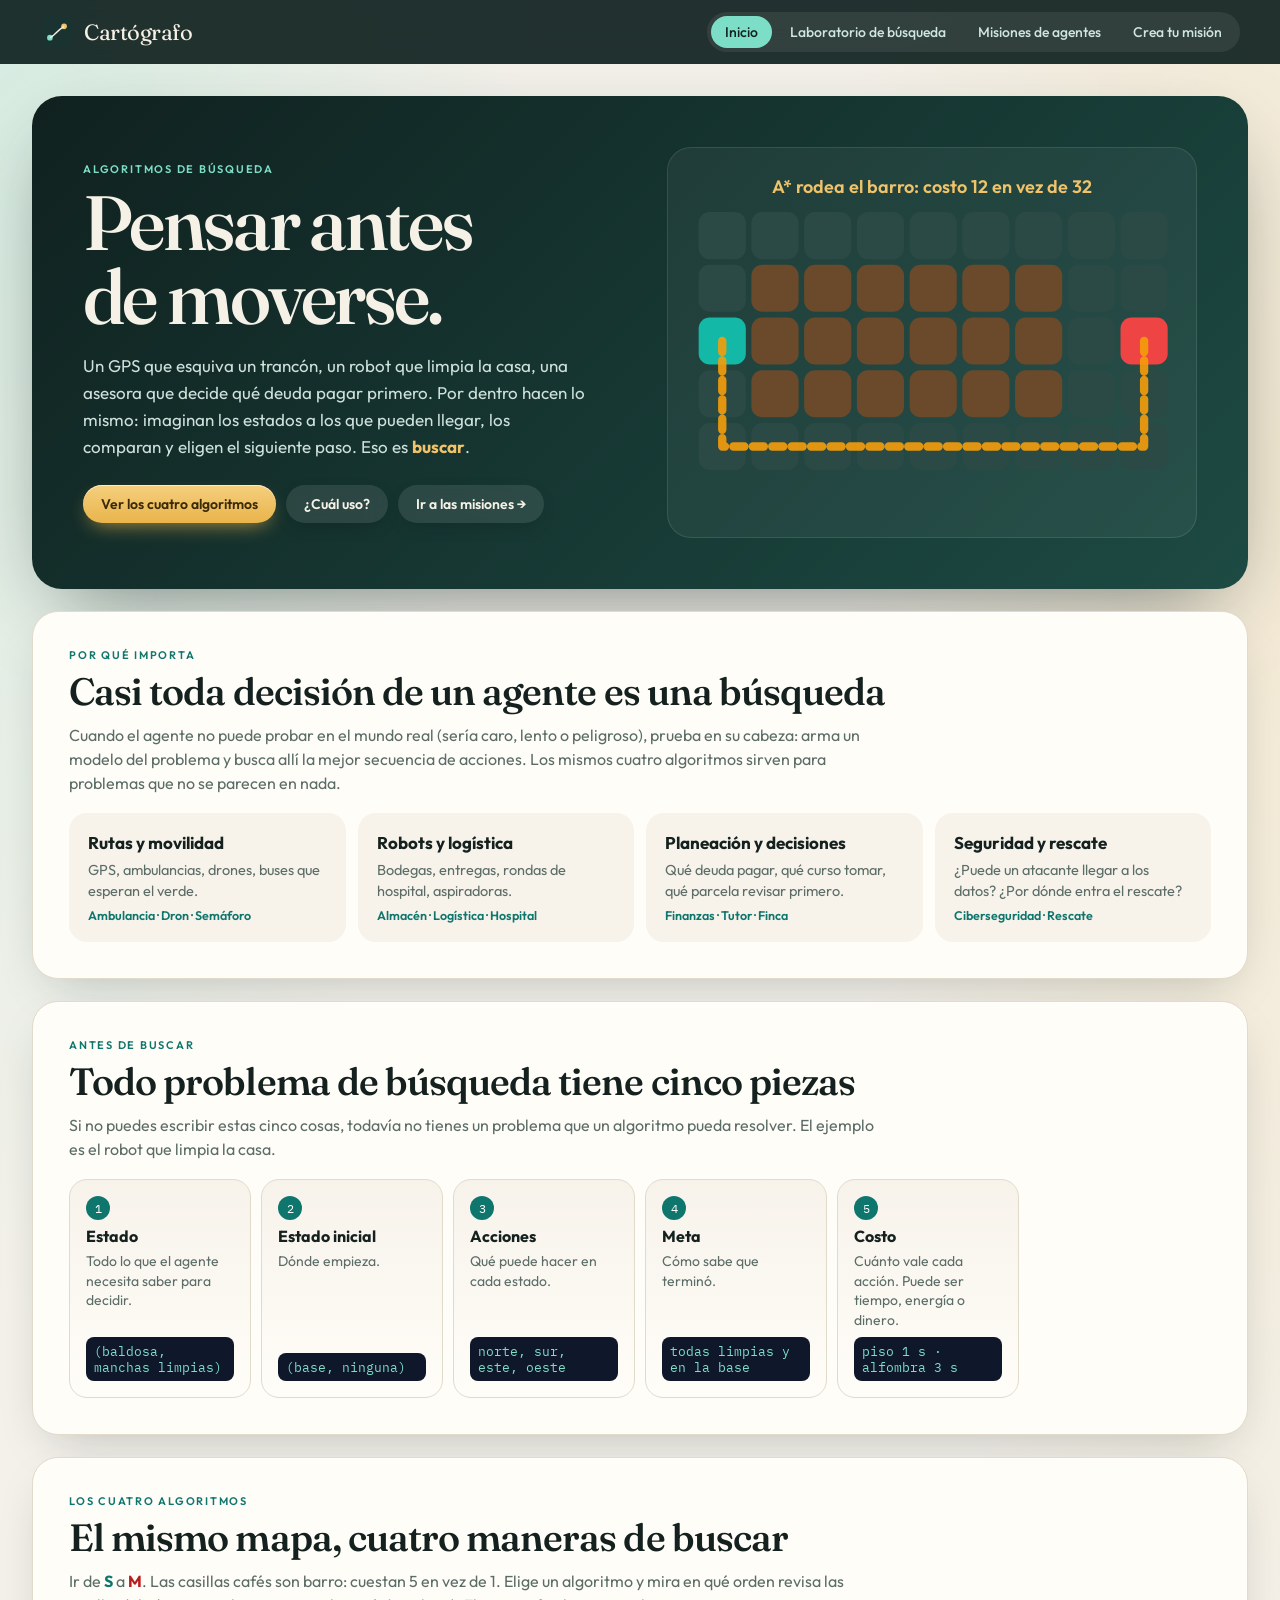
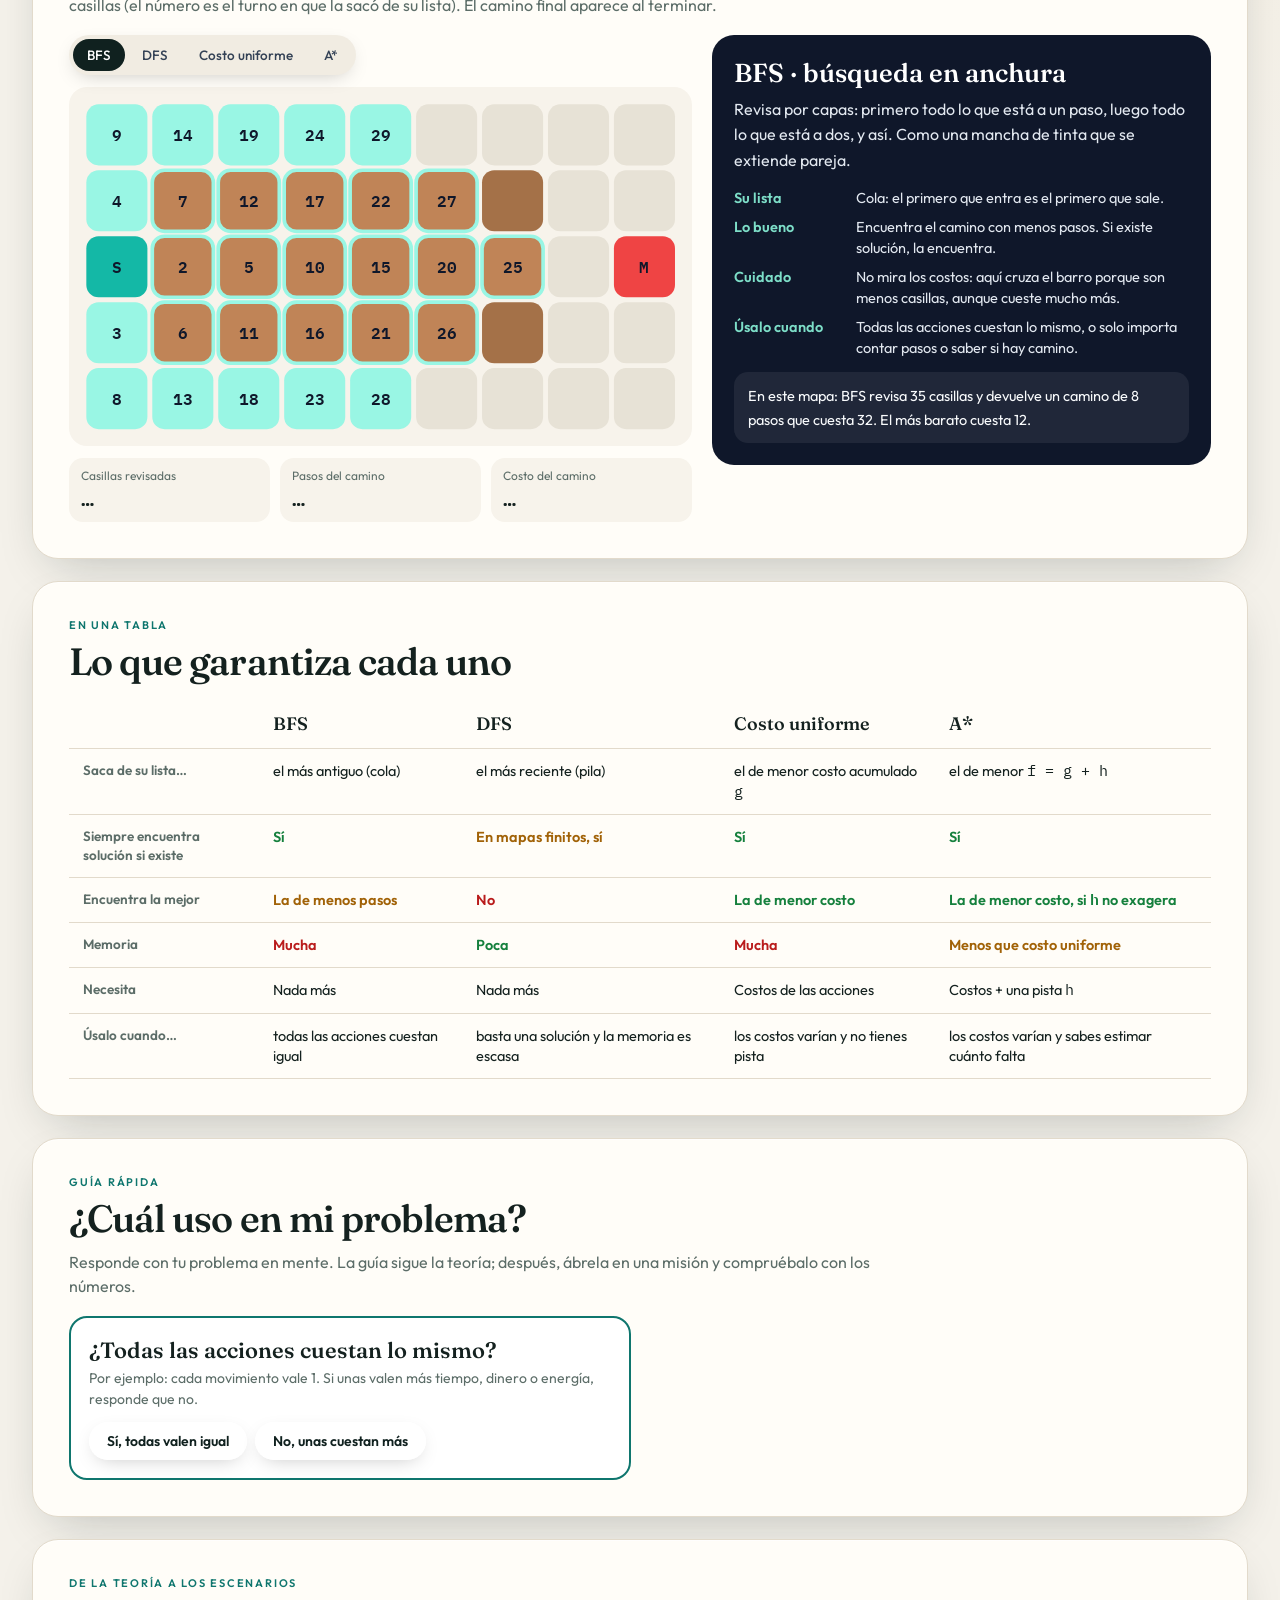
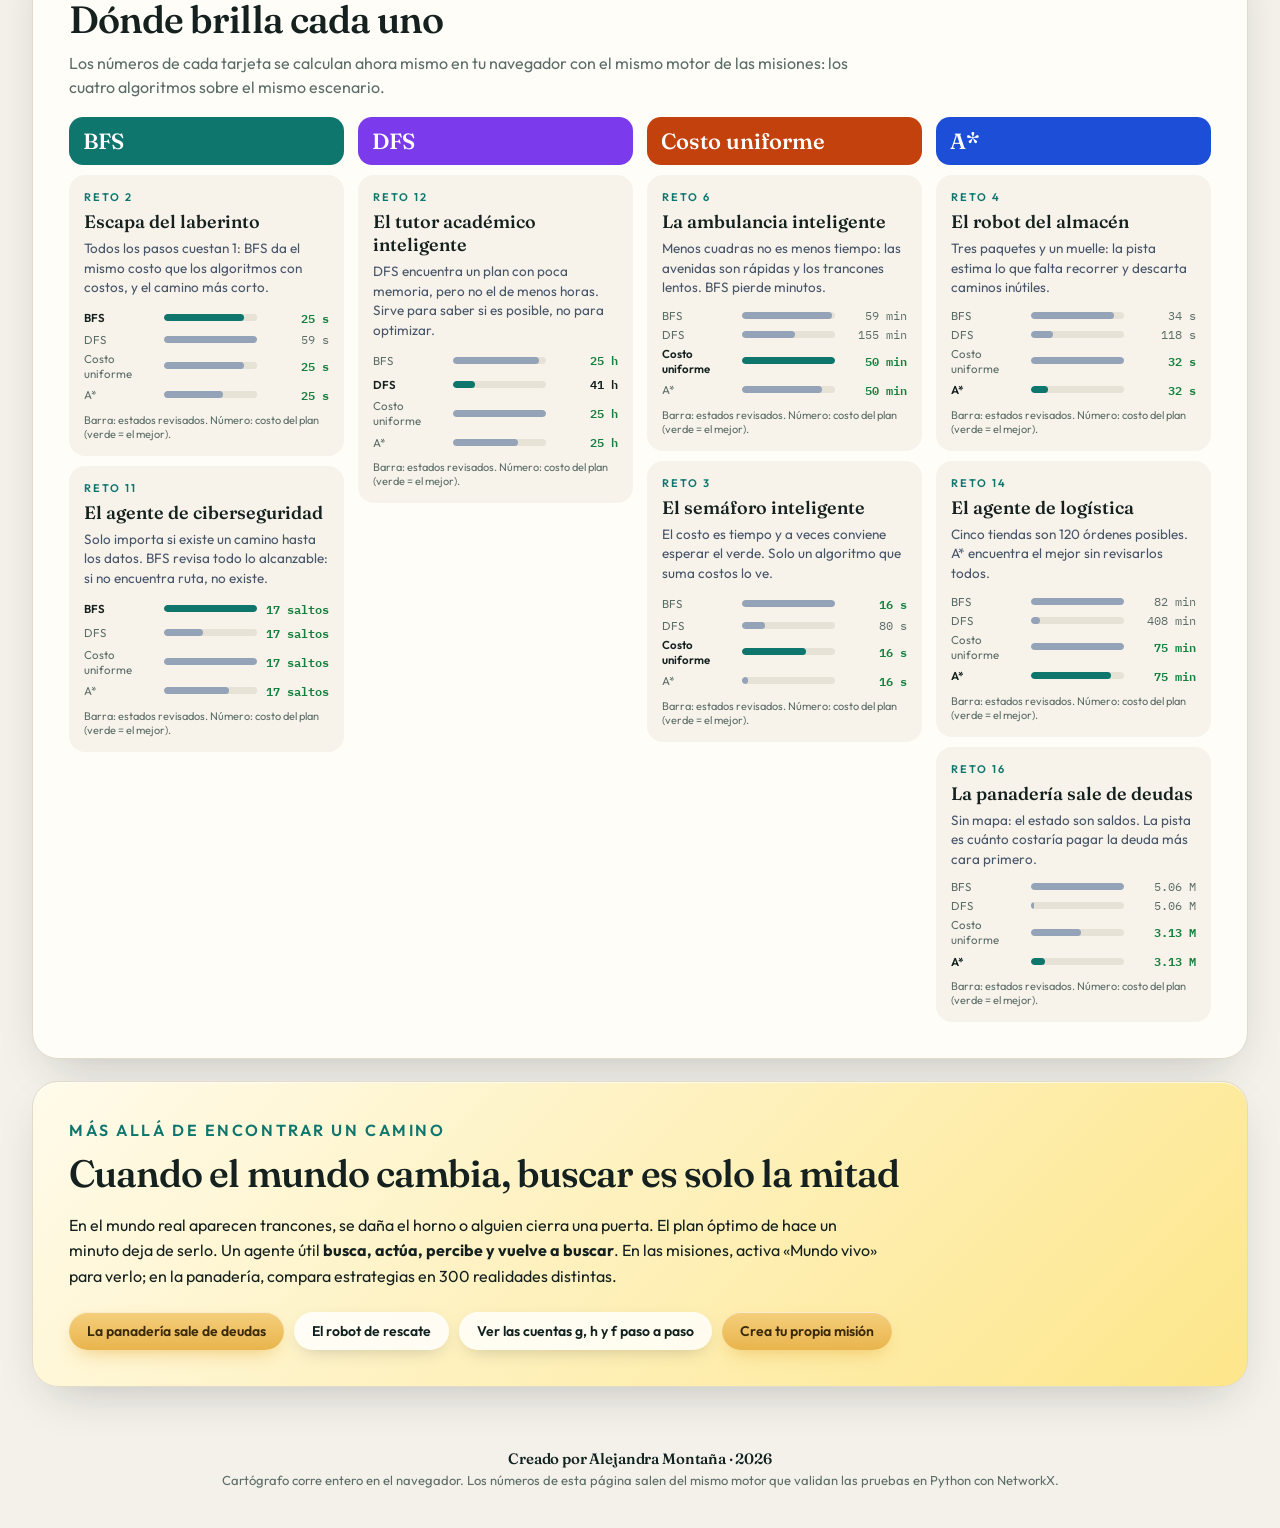
<file: index.html>
<!DOCTYPE html>
<html lang="es">
<head>
  <meta charset="UTF-8">
  <meta name="viewport" content="width=device-width, initial-scale=1">
  <title>Cartógrafo · por qué buscar</title>
  <meta name="description" content="Para qué sirven los algoritmos de búsqueda, qué hace cada uno (BFS, DFS, costo uniforme y A*) y cuál conviene en cada problema. Con ejemplos interactivos.">
  <link rel="icon" href="data:image/svg+xml,%3Csvg xmlns='http://www.w3.org/2000/svg' viewBox='0 0 32 32'%3E%3Crect fill='%2310211f' width='32' height='32' rx='8'/%3E%3Ccircle cx='8' cy='22' r='3' fill='%237ddec8'/%3E%3Ccircle cx='24' cy='10' r='3' fill='%23f0c36a'/%3E%3Cpath d='M8 22 L16 16 L24 10' stroke='%23f4f0e6' stroke-width='2' fill='none'/%3E%3C/svg%3E">
  <link rel="preconnect" href="https://fonts.googleapis.com">
  <link rel="preconnect" href="https://fonts.gstatic.com" crossorigin>
  <link href="https://fonts.googleapis.com/css2?family=Fraunces:opsz,wght@9..144,560;9..144,650&family=IBM+Plex+Mono:wght@500;600&family=Outfit:wght@400;500;600;700&display=swap" rel="stylesheet">
  <link rel="stylesheet" href="simulador/misiones.css?v=6d394910">
  <link rel="stylesheet" href="simulador/inicio.css?v=6d394910">
</head>
<body>
  <header class="top">
    <a class="marca" href="index.html">
      <svg viewBox="0 0 48 48" aria-hidden="true">
        <rect x="1" y="1" width="46" height="46" rx="14" fill="#1b3330"/>
        <circle cx="14" cy="32" r="4" fill="#7ddec8"/>
        <circle cx="34" cy="16" r="4" fill="#f0c36a"/>
        <path d="M14 32 C20 30 24 22 34 16" fill="none" stroke="#f6f1e7" stroke-width="2"/>
      </svg>
      <span>Cartógrafo</span>
    </a>
    <nav class="top-nav" aria-label="Secciones">
      <a href="index.html" class="activo" aria-current="page">Inicio</a>
      <a href="laboratorio.html">Laboratorio de búsqueda</a>
      <a href="misiones.html">Misiones de agentes</a>
      <a href="taller.html">Crea tu misión</a>
    </nav>
  </header>

  <main class="inicio">
    <!-- ======== portada ======== -->
    <section class="portada">
      <div>
        <p class="eyebrow">Algoritmos de búsqueda</p>
        <h1>Pensar antes<br>de moverse.</h1>
        <p class="lede">Un GPS que esquiva un trancón, un robot que limpia la casa, una asesora que decide qué deuda pagar primero. Por dentro hacen lo mismo: imaginan los estados a los que pueden llegar, los comparan y eligen el siguiente paso. Eso es <b>buscar</b>.</p>
        <div class="cta">
          <a class="b-pri" href="#algoritmos">Ver los cuatro algoritmos</a>
          <a class="b-sec" href="#elegir">¿Cuál uso?</a>
          <a class="b-sec" href="misiones.html">Ir a las misiones →</a>
        </div>
      </div>
      <div class="portada-mapa" aria-hidden="true">
        <svg id="portadaSvg" viewBox="0 0 360 260"></svg>
      </div>
    </section>

    <!-- ======== por qué importa ======== -->
    <section class="bloque">
      <p class="eyebrow">Por qué importa</p>
      <h2>Casi toda decisión de un agente es una búsqueda</h2>
      <p class="sub ancho">Cuando el agente no puede probar en el mundo real (sería caro, lento o peligroso), prueba en su cabeza: arma un modelo del problema y busca allí la mejor secuencia de acciones. Los mismos cuatro algoritmos sirven para problemas que no se parecen en nada.</p>
      <div class="usos">
        <a class="uso" href="misiones.html#ambulancia"><b>Rutas y movilidad</b><span>GPS, ambulancias, drones, buses que esperan el verde.</span><em>Ambulancia · Dron · Semáforo</em></a>
        <a class="uso" href="misiones.html#almacen"><b>Robots y logística</b><span>Bodegas, entregas, rondas de hospital, aspiradoras.</span><em>Almacén · Logística · Hospital</em></a>
        <a class="uso" href="misiones.html#finanzas"><b>Planeación y decisiones</b><span>Qué deuda pagar, qué curso tomar, qué parcela revisar primero.</span><em>Finanzas · Tutor · Finca</em></a>
        <a class="uso" href="misiones.html#ciber"><b>Seguridad y rescate</b><span>¿Puede un atacante llegar a los datos? ¿Por dónde entra el rescate?</span><em>Ciberseguridad · Rescate</em></a>
      </div>
    </section>

    <!-- ======== las cinco piezas ======== -->
    <section class="bloque">
      <p class="eyebrow">Antes de buscar</p>
      <h2>Todo problema de búsqueda tiene cinco piezas</h2>
      <p class="sub ancho">Si no puedes escribir estas cinco cosas, todavía no tienes un problema que un algoritmo pueda resolver. El ejemplo es el robot que limpia la casa.</p>
      <ol class="piezas">
        <li><b>Estado</b><span>Todo lo que el agente necesita saber para decidir.</span><code>(baldosa, manchas limpias)</code></li>
        <li><b>Estado inicial</b><span>Dónde empieza.</span><code>(base, ninguna)</code></li>
        <li><b>Acciones</b><span>Qué puede hacer en cada estado.</span><code>norte, sur, este, oeste</code></li>
        <li><b>Meta</b><span>Cómo sabe que terminó.</span><code>todas limpias y en la base</code></li>
        <li><b>Costo</b><span>Cuánto vale cada acción. Puede ser tiempo, energía o dinero.</span><code>piso 1 s · alfombra 3 s</code></li>
      </ol>
    </section>

    <!-- ======== los cuatro algoritmos ======== -->
    <section class="bloque" id="algoritmos">
      <p class="eyebrow">Los cuatro algoritmos</p>
      <h2>El mismo mapa, cuatro maneras de buscar</h2>
      <p class="sub ancho">Ir de <b class="t-ini">S</b> a <b class="t-meta">M</b>. Las casillas cafés son barro: cuestan 5 en vez de 1. Elige un algoritmo y mira en qué orden revisa las casillas (el número es el turno en que la sacó de su lista). El camino final aparece al terminar.</p>
      <div class="demo">
        <div class="demo-lado">
          <div class="seg" id="demoAlgos" role="radiogroup" aria-label="Algoritmo">
            <button type="button" data-algo="bfs">BFS</button>
            <button type="button" data-algo="dfs">DFS</button>
            <button type="button" data-algo="ucs">Costo uniforme</button>
            <button type="button" data-algo="astar">A*</button>
          </div>
          <div class="demo-mapa"><svg id="demoSvg" role="img" aria-label="Mapa de ejemplo"></svg></div>
          <div class="demo-datos">
            <div><small>Casillas revisadas</small><strong id="dExp">—</strong></div>
            <div><small>Pasos del camino</small><strong id="dPasos">—</strong></div>
            <div><small>Costo del camino</small><strong id="dCosto">—</strong></div>
          </div>
        </div>
        <article class="ficha-algo" id="demoFicha"></article>
      </div>
    </section>

    <!-- ======== tabla ======== -->
    <section class="bloque">
      <p class="eyebrow">En una tabla</p>
      <h2>Lo que garantiza cada uno</h2>
      <div class="tabla-scroll">
        <table class="comparativa">
          <thead>
            <tr><th></th><th>BFS</th><th>DFS</th><th>Costo uniforme</th><th>A*</th></tr>
          </thead>
          <tbody>
            <tr><th>Saca de su lista…</th><td>el más antiguo (cola)</td><td>el más reciente (pila)</td><td>el de menor costo acumulado <code>g</code></td><td>el de menor <code>f = g + h</code></td></tr>
            <tr><th>Siempre encuentra solución si existe</th><td class="si">Sí</td><td class="medio">En mapas finitos, sí</td><td class="si">Sí</td><td class="si">Sí</td></tr>
            <tr><th>Encuentra la mejor</th><td class="medio">La de menos pasos</td><td class="no">No</td><td class="si">La de menor costo</td><td class="si">La de menor costo, si <code>h</code> no exagera</td></tr>
            <tr><th>Memoria</th><td class="no">Mucha</td><td class="si">Poca</td><td class="no">Mucha</td><td class="medio">Menos que costo uniforme</td></tr>
            <tr><th>Necesita</th><td>Nada más</td><td>Nada más</td><td>Costos de las acciones</td><td>Costos + una pista <code>h</code></td></tr>
            <tr><th>Úsalo cuando…</th><td>todas las acciones cuestan igual</td><td>basta una solución y la memoria es escasa</td><td>los costos varían y no tienes pista</td><td>los costos varían y sabes estimar cuánto falta</td></tr>
          </tbody>
        </table>
      </div>
    </section>

    <!-- ======== elegir ======== -->
    <section class="bloque" id="elegir">
      <p class="eyebrow">Guía rápida</p>
      <h2>¿Cuál uso en mi problema?</h2>
      <p class="sub ancho">Responde con tu problema en mente. La guía sigue la teoría; después, ábrela en una misión y compruébalo con los números.</p>
      <div class="guia">
        <div class="preguntas-guia" id="guia"></div>
        <article class="resultado-guia" id="guiaRes" hidden></article>
      </div>
    </section>

    <!-- ======== dónde brilla ======== -->
    <section class="bloque">
      <p class="eyebrow">De la teoría a los escenarios</p>
      <h2>Dónde brilla cada uno</h2>
      <p class="sub ancho">Los números de cada tarjeta se calculan ahora mismo en tu navegador con el mismo motor de las misiones: los cuatro algoritmos sobre el mismo escenario.</p>
      <div class="brilla" id="brilla"></div>
    </section>

    <!-- ======== más allá ======== -->
    <section class="bloque mas-alla">
      <div>
        <p class="eyebrow">Más allá de encontrar un camino</p>
        <h2>Cuando el mundo cambia, buscar es solo la mitad</h2>
        <p>En el mundo real aparecen trancones, se daña el horno o alguien cierra una puerta. El plan óptimo de hace un minuto deja de serlo. Un agente útil <b>busca, actúa, percibe y vuelve a buscar</b>. En las misiones, activa «Mundo vivo» para verlo; en la panadería, compara estrategias en 300 realidades distintas.</p>
        <div class="cta">
          <a class="b-pri" href="misiones.html#finanzas">La panadería sale de deudas</a>
          <a class="b-sec" href="misiones.html#rescate">El robot de rescate</a>
          <a class="b-sec" href="laboratorio.html">Ver las cuentas g, h y f paso a paso</a>
          <a class="b-pri" href="taller.html">Crea tu propia misión</a>
        </div>
      </div>
    </section>
  </main>

  <footer class="pie"><b class="credito">Creado por Alejandra Montaña · 2026</b><span>Cartógrafo corre entero en el navegador. Los números de esta página salen del mismo motor que validan las pruebas en Python con NetworkX.</span></footer>

  <script src="simulador/azar.js?v=6d394910"></script>
  <script src="simulador/nucleo.js?v=6d394910"></script>
  <script src="simulador/finanzas.js?v=6d394910"></script>
  <script src="escenarios/misiones.js?v=6d394910"></script>
  <script src="simulador/inicio.js?v=6d394910"></script>
</body>
</html>
</file>
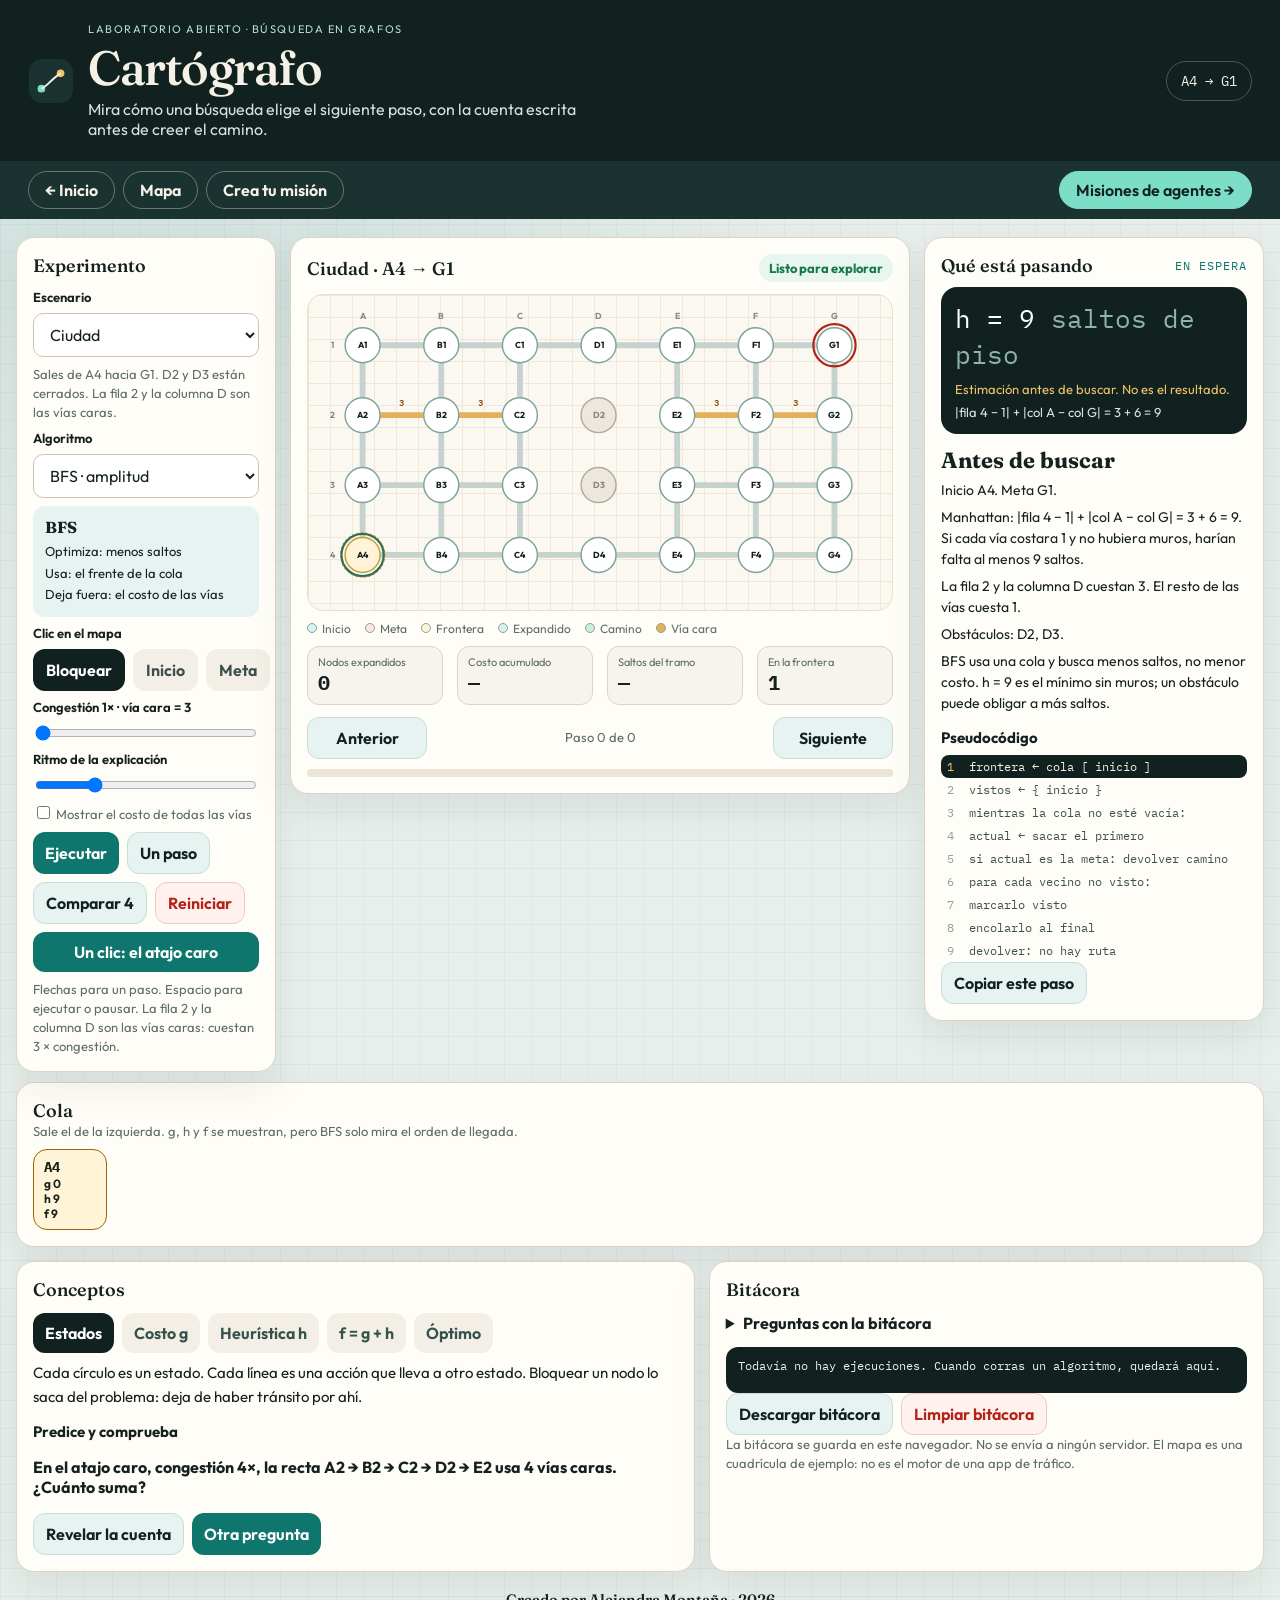
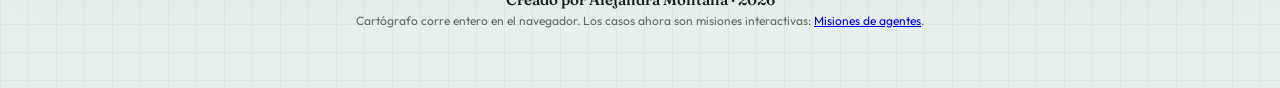
<file: laboratorio.html>
<!DOCTYPE html>
<html lang="es">
<head>
  <meta charset="UTF-8">
  <meta name="viewport" content="width=device-width, initial-scale=1">
  <title>Cartógrafo · laboratorio de búsqueda</title>
  <meta name="description" content="Laboratorio interactivo para ver cómo BFS, DFS, costo uniforme y A* eligen un camino, con las cuentas de cada paso.">
  <link rel="icon" href="data:image/svg+xml,%3Csvg xmlns='http://www.w3.org/2000/svg' viewBox='0 0 32 32'%3E%3Crect fill='%2310211f' width='32' height='32' rx='8'/%3E%3Ccircle cx='8' cy='22' r='3' fill='%237ddec8'/%3E%3Ccircle cx='24' cy='10' r='3' fill='%23f0c36a'/%3E%3Cpath d='M8 22 L16 16 L24 10' stroke='%23f4f0e6' stroke-width='2' fill='none'/%3E%3C/svg%3E">
  <link rel="preconnect" href="https://fonts.googleapis.com">
  <link rel="preconnect" href="https://fonts.gstatic.com" crossorigin>
  <link href="https://fonts.googleapis.com/css2?family=Fraunces:opsz,wght@9..144,560;9..144,650&family=IBM+Plex+Mono:wght@500;600&family=Outfit:wght@400;500;600;700&display=swap" rel="stylesheet">
  <link rel="stylesheet" href="estilos.css?v=6d394910">
</head>
<body>
  <header>
    <div class="brand">
      <svg viewBox="0 0 48 48" aria-hidden="true">
        <rect x="1" y="1" width="46" height="46" rx="14" fill="#1b3330"/>
        <circle cx="14" cy="32" r="4" fill="#7ddec8"/>
        <circle cx="34" cy="16" r="4" fill="#f0c36a"/>
        <path d="M14 32 C20 30 24 22 34 16" fill="none" stroke="#f6f1e7" stroke-width="2"/>
      </svg>
      <div>
        <p class="eyebrow">Laboratorio abierto · búsqueda en grafos</p>
        <h1>Cartógrafo</h1>
        <p class="lede">Mira cómo una búsqueda elige el siguiente paso, con la cuenta escrita antes de creer el camino.</p>
      </div>
    </div>
    <div class="route-chip" id="routeChip">A4 → G1</div>
  </header>
  <nav class="vistas" aria-label="Vistas">
    <a href="index.html">← Inicio</a>
    <a href="#mapa">Mapa</a>
    <a href="taller.html">Crea tu misión</a>
    <a href="misiones.html" class="vista-misiones">Misiones de agentes →</a>
  </nav>
  <main>
    <div class="workspace" id="mapa">
      <aside class="card">
        <h2>Experimento</h2>
        <div class="controls">
          <div class="field">
            <label for="scenario">Escenario</label>
            <select id="scenario">
              <optgroup label="Mapa base">
                <option value="city">Ciudad</option>
                <option value="atajo">Atajo caro</option>
                <option value="warehouse">Almacén</option>
                <option value="drone">Dron</option>
              </optgroup>
              <optgroup label="Más mapas">
                <option value="casa">Casa</option>
                <option value="laberinto">Laberinto</option>
                <option value="ambulancia">Ambulancia</option>
                <option value="hospital">Hospital</option>
                <option value="rescate">Rescate</option>
              </optgroup>
            </select>
            <p id="scenarioHelp" class="hint"></p>
          </div>
          <div class="field">
            <label for="algo">Algoritmo</label>
            <select id="algo">
              <option value="bfs">BFS · amplitud</option>
              <option value="dfs">DFS · profundidad</option>
              <option value="ucs">Costo uniforme</option>
              <option value="astar">A* · heurística</option>
            </select>
            <div id="algoCard" class="algo-card"></div>
          </div>
          <div class="field">
            <label>Clic en el mapa</label>
            <div class="mode-row">
              <button type="button" data-mode="block" class="active" aria-pressed="true">Bloquear</button>
              <button type="button" data-mode="start" aria-pressed="false">Inicio</button>
              <button type="button" data-mode="goal" aria-pressed="false">Meta</button>
            </div>
          </div>
          <div class="field">
            <label for="traffic">Congestión <span id="trafficLabel">1× · vía cara = 3</span></label>
            <input id="traffic" type="range" min="1" max="4" value="1" step="1">
          </div>
          <div class="field">
            <label for="speed">Ritmo de la explicación</label>
            <input id="speed" type="range" min="1" max="5" value="2" step="1">
          </div>
          <label class="hint"><input id="showCosts" type="checkbox"> Mostrar el costo de todas las vías</label>
          <div class="btn-row">
            <button type="button" id="play">Ejecutar</button>
            <button type="button" id="step" class="secondary">Un paso</button>
          </div>
          <div class="btn-row">
            <button type="button" id="compare" class="secondary">Comparar 4</button>
            <button type="button" id="reset" class="danger">Reiniciar</button>
          </div>
          <button type="button" id="demo">Un clic: el atajo caro</button>
          <p class="hint">Flechas para un paso. Espacio para ejecutar o pausar. La fila 2 y la columna D son las vías caras: cuestan 3 × congestión.</p>
        </div>
      </aside>

      <section class="card">
        <div class="lab-top">
          <h2 id="mapCaption">Mapa</h2>
          <span id="status" class="status" role="status">Listo para explorar</span>
        </div>
        <div id="scoreline" class="scoreline" hidden></div>
        <div class="graphwrap">
          <svg id="graph" viewBox="0 0 780 410" role="img" aria-labelledby="graphTitle">
            <title id="graphTitle">Cuadrícula de estados. Cada círculo es un nodo y cada línea una vía.</title>
            <g id="gridLabels"></g>
            <g id="edges"></g>
            <g id="nodes"></g>
          </svg>
        </div>
        <div class="legend">
          <span><i class="swatch" style="background:#d7f3f1"></i>Inicio</span>
          <span><i class="swatch" style="background:#fde4e0"></i>Meta</span>
          <span><i class="swatch" style="background:#fff4d8"></i>Frontera</span>
          <span><i class="swatch" style="background:#d9efea"></i>Expandido</span>
          <span><i class="swatch" style="background:#c9f0da"></i>Camino</span>
          <span><i class="swatch" style="background:#e2b15a"></i>Vía cara</span>
        </div>
        <div class="metrics">
          <div class="metric"><small>Nodos expandidos</small><strong id="explored">0</strong></div>
          <div class="metric"><small id="costLabel">Costo acumulado</small><strong id="cost">—</strong></div>
          <div class="metric"><small id="hopsLabel">Saltos del tramo</small><strong id="hops">—</strong></div>
          <div class="metric"><small>En la frontera</small><strong id="frontierCount">0</strong></div>
        </div>
        <div class="steps">
          <button type="button" id="back" class="secondary">Anterior</button>
          <span id="stepcount" class="hint">Paso 0 de 0</span>
          <button type="button" id="next" class="secondary">Siguiente</button>
        </div>
        <div class="progress" aria-hidden="true"><div id="bar"></div></div>
        <div id="compareBox" class="compare-wrap" hidden></div>
      </section>

      <aside class="card mentor" id="mentor">
        <div class="mentor-top">
          <h2>Qué está pasando</h2>
          <span id="stepStamp" class="stamp">En espera</span>
        </div>
        <div id="equation" class="equation"></div>
        <div id="story"></div>
        <div id="ribbon" hidden></div>
        <div id="contestWrap">
          <h3>Candidatos al elegir</h3>
          <p id="contestNote" class="hint"></p>
          <div class="table-scroll">
            <table class="calc">
              <thead>
                <tr><th>Nodo</th><th>g</th><th>h</th><th>f</th><th></th></tr>
              </thead>
              <tbody id="contestBody"></tbody>
            </table>
          </div>
        </div>
        <div id="decisionWrap">
          <h3>Vecinos de este paso</h3>
          <div class="table-scroll">
            <table class="calc"><tbody id="decisionBody"></tbody></table>
          </div>
        </div>
        <h3>Pseudocódigo</h3>
        <ol id="pseudo"></ol>
        <button type="button" id="copyStep" class="secondary">Copiar este paso</button>
      </aside>
    </div>

    <section class="card span-note">
      <div class="bar-top">
        <h2 id="frontierTitle">Frontera</h2>
      </div>
      <p id="frontierHint" class="hint"></p>
      <div id="frontierChips" class="chips"></div>
    </section>

    <div class="under">
      <section class="card">
        <h2>Conceptos</h2>
        <div class="topic-tabs" id="topics"></div>
        <div id="topicbody" class="info"></div>
        <h3>Predice y comprueba</h3>
        <p id="question" class="question"></p>
        <div class="btn-row">
          <button type="button" id="reveal" class="secondary">Revelar la cuenta</button>
          <button type="button" id="newquestion">Otra pregunta</button>
        </div>
        <div id="feedback" class="feedback" hidden></div>
      </section>
      <section class="card">
        <h2>Bitácora</h2>
        <details class="metodo">
          <summary>Preguntas con la bitácora</summary>
        <div class="field">
          <label for="challenge">Reto</label>
          <select id="challenge"></select>
        </div>
        <p id="challengeText" class="info"></p>
        <button type="button" id="check">Leer la evidencia de la bitácora</button>
        <div id="challengeFeedback" class="point">Ejecuta al menos un algoritmo. La lectura usa solo corridas reales.</div>
        </details>
        <div id="history" class="log"><p>Todavía no hay ejecuciones.</p></div>
        <div class="btn-row">
          <button type="button" id="save" class="secondary">Descargar bitácora</button>
          <button type="button" id="clearHistory" class="danger">Limpiar bitácora</button>
        </div>
        <p class="hint">La bitácora se guarda en este navegador. No se envía a ningún servidor. El mapa es una cuadrícula de ejemplo: no es el motor de una app de tráfico.</p>
      </section>
    </div>
    <p class="footer"><b class="credito">Creado por Alejandra Montaña · 2026</b><span>Cartógrafo corre entero en el navegador. Los casos ahora son misiones interactivas: <a href="misiones.html">Misiones de agentes</a>.</span></p>
  </main>
  <script src="motor.js?v=6d394910"></script>
  <script src="laboratorio.js?v=6d394910"></script>
</body>
</html>
</file>
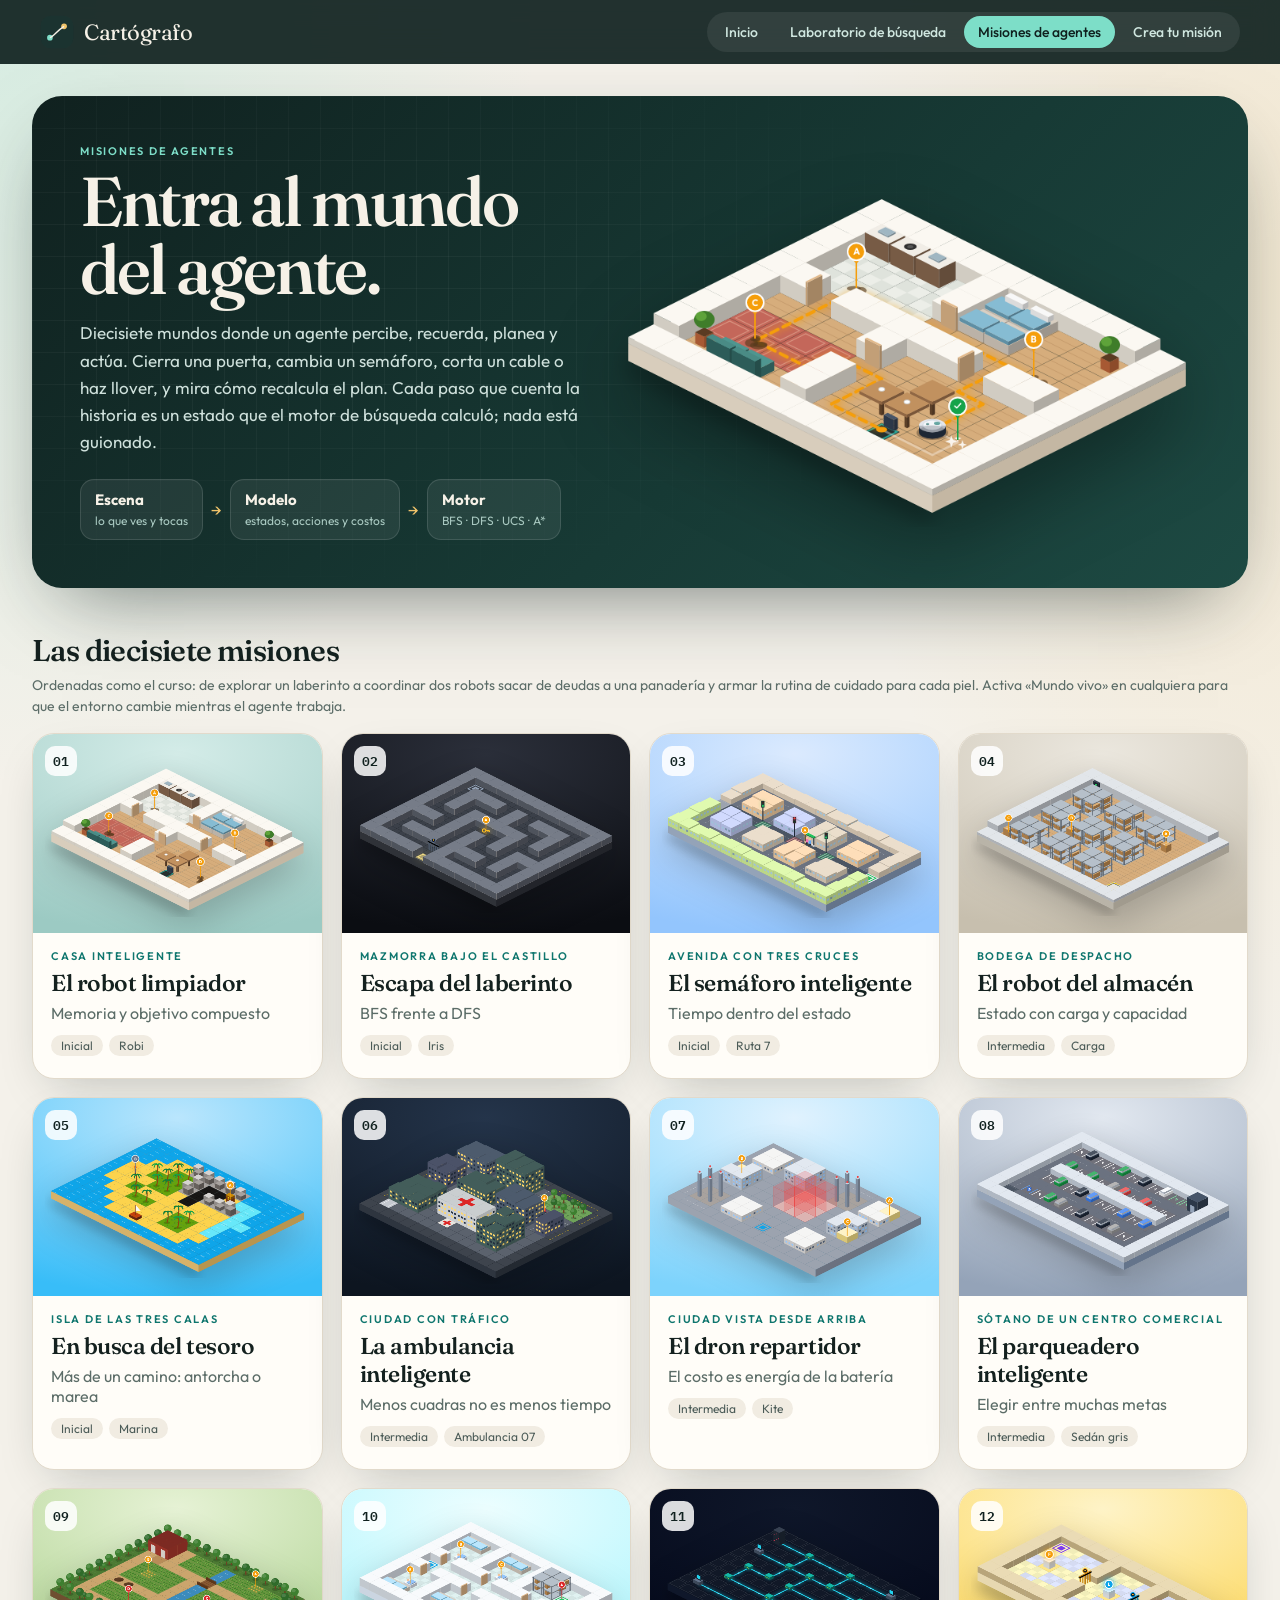
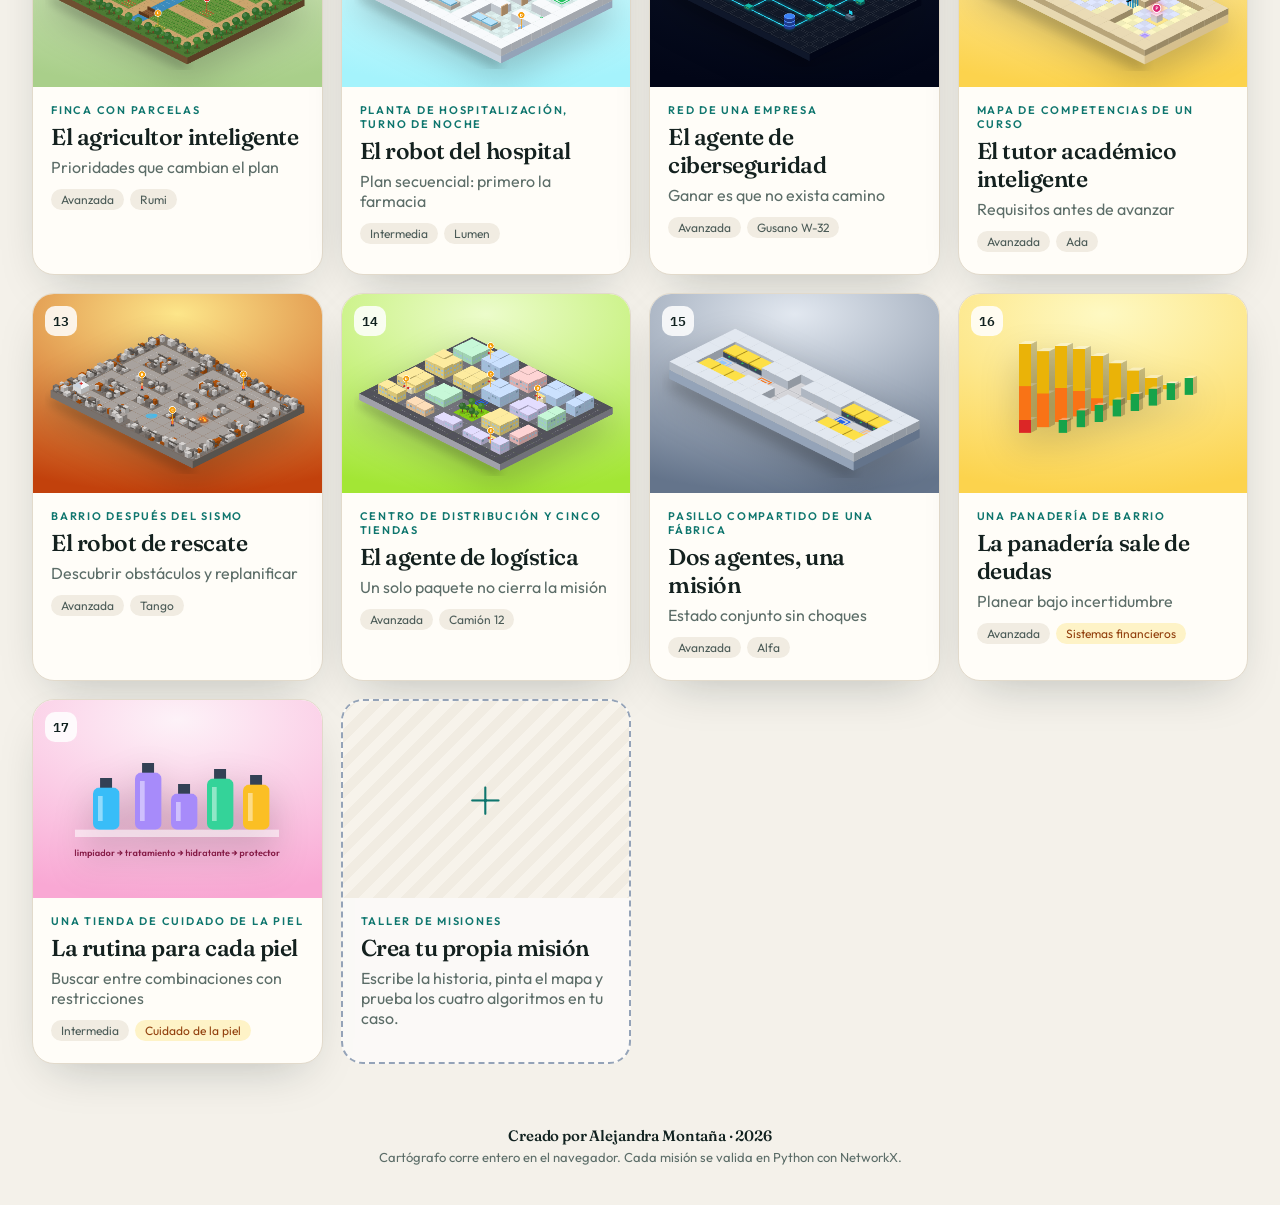
<file: misiones.html>
<!DOCTYPE html>
<html lang="es">
<head>
  <meta charset="UTF-8">
  <meta name="viewport" content="width=device-width, initial-scale=1">
  <title>Cartógrafo · misiones de agentes</title>
  <meta name="description" content="Escenarios interactivos donde un agente percibe, recuerda, planea y actúa. Cambia el entorno y el plan se recalcula con BFS, DFS, costo uniforme o A*.">
  <link rel="icon" href="data:image/svg+xml,%3Csvg xmlns='http://www.w3.org/2000/svg' viewBox='0 0 32 32'%3E%3Crect fill='%2310211f' width='32' height='32' rx='8'/%3E%3Ccircle cx='8' cy='22' r='3' fill='%237ddec8'/%3E%3Ccircle cx='24' cy='10' r='3' fill='%23f0c36a'/%3E%3Cpath d='M8 22 L16 16 L24 10' stroke='%23f4f0e6' stroke-width='2' fill='none'/%3E%3C/svg%3E">
  <link rel="preconnect" href="https://fonts.googleapis.com">
  <link rel="preconnect" href="https://fonts.gstatic.com" crossorigin>
  <link href="https://fonts.googleapis.com/css2?family=Fraunces:opsz,wght@9..144,560;9..144,650&family=IBM+Plex+Mono:wght@500;600&family=Outfit:wght@400;500;600;700&display=swap" rel="stylesheet">
  <link rel="stylesheet" href="simulador/misiones.css?v=6d394910">
</head>
<body>
  <header class="top">
    <a class="marca" href="#">
      <svg viewBox="0 0 48 48" aria-hidden="true">
        <rect x="1" y="1" width="46" height="46" rx="14" fill="#1b3330"/>
        <circle cx="14" cy="32" r="4" fill="#7ddec8"/>
        <circle cx="34" cy="16" r="4" fill="#f0c36a"/>
        <path d="M14 32 C20 30 24 22 34 16" fill="none" stroke="#f6f1e7" stroke-width="2"/>
      </svg>
      <span>Cartógrafo</span>
    </a>
    <nav class="top-nav" aria-label="Secciones">
      <a href="index.html">Inicio</a>
      <a href="laboratorio.html">Laboratorio de búsqueda</a>
      <a href="#" class="activo" aria-current="page">Misiones de agentes</a>
      <a href="taller.html">Crea tu misión</a>
    </nav>
  </header>

  <main>
    <!-- ================= CENTRO DE MISIONES ================= -->
    <section id="hub" class="hub">
      <div class="hero">
        <div class="hero-txt">
          <p class="eyebrow">Misiones de agentes</p>
          <h1>Entra al mundo<br>del agente.</h1>
          <p class="lede">Diecisiete mundos donde un agente percibe, recuerda, planea y actúa. Cierra una puerta, cambia un semáforo, corta un cable o haz llover, y mira cómo recalcula el plan. Cada paso que cuenta la historia es un estado que el motor de búsqueda calculó; nada está guionado.</p>
          <div class="capas" aria-label="Cómo está construido">
            <div><b>Escena</b><span>lo que ves y tocas</span></div>
            <i aria-hidden="true">→</i>
            <div><b>Modelo</b><span>estados, acciones y costos</span></div>
            <i aria-hidden="true">→</i>
            <div><b>Motor</b><span>BFS · DFS · UCS · A*</span></div>
          </div>
        </div>
        <div class="hero-escena">
          <canvas id="heroLienzo" aria-hidden="true"></canvas>
        </div>
      </div>

      <h2 class="seccion">Las diecisiete misiones</h2>
      <p class="sub">Ordenadas como el curso: de explorar un laberinto a coordinar dos robots sacar de deudas a una panadería y armar la rutina de cuidado para cada piel. Activa «Mundo vivo» en cualquiera para que el entorno cambie mientras el agente trabaja.</p>
      <div id="hubGrid" class="hub-grid"></div>
    </section>

    <!-- ================= VISTA DE UNA MISIÓN ================= -->
    <section id="vista" class="vista" hidden>
      <div class="v-head">
        <button type="button" id="volver" class="volver" aria-label="Volver a las misiones">←</button>
        <div>
          <p class="eyebrow" id="vEyebrow"></p>
          <h1 id="vTitulo"></h1>
        </div>
        <div class="v-chips" id="vChips"></div>
      </div>

      <div class="v-grid">
        <div class="v-main">
          <div class="stage" id="stage">
            <div class="stage-top">
              <div class="seg" id="herrs" role="toolbar" aria-label="Herramientas para cambiar el entorno"></div>
              <div class="params" id="params"></div>
            </div>
            <div id="hud" class="hud" hidden></div>
            <canvas id="lienzo" role="img" aria-label="Escenario"></canvas>
            <div id="subtitulo" class="subtitulo" aria-live="polite" hidden></div>
            <div id="capitulo" class="capitulo" hidden></div>
            <div id="tip" class="tip" hidden></div>
            <div id="aviso" class="aviso" role="status" aria-live="polite" hidden></div>
            <div id="final" class="final" hidden></div>
            <div class="stage-bar">
              <div class="seg" id="algos" role="radiogroup" aria-label="Algoritmo">
                <button type="button" data-algo="bfs" role="radio">BFS</button>
                <button type="button" data-algo="dfs" role="radio">DFS</button>
                <button type="button" data-algo="ucs" role="radio">Costo uniforme</button>
                <button type="button" data-algo="astar" role="radio">A*</button>
              </div>
              <div class="acciones">
                <button type="button" id="btnBuscar" class="b-sec">Ver la búsqueda</button>
                <button type="button" id="btnIr" class="b-pri">Ejecutar misión</button>
                <button type="button" id="btnReiniciar" class="b-ico" aria-label="Reiniciar" title="Reiniciar (R)">↺</button>
              </div>
              <label class="vel" title="Velocidad">
                <span>Velocidad</span>
                <input type="range" id="vel" min="1" max="5" value="3">
              </label>
            </div>
          </div>

          <div class="kpis" id="kpis">
            <div class="kpi"><small id="kCostoL">Costo del plan</small><strong id="kCosto">—</strong></div>
            <div class="kpi"><small>Pasos</small><strong id="kPasos">—</strong></div>
            <div class="kpi"><small>Estados expandidos</small><strong id="kExp">—</strong></div>
            <div class="kpi"><small>Baldosas distintas</small><strong id="kBald">—</strong></div>
            <div class="kpi"><small>Cálculo</small><strong id="kMs">—</strong></div>
          </div>

          <div class="card memoria">
            <div class="mem-top">
              <div>
                <h3>Dónde buscó el agente</h3>
                <p class="sub" id="memTexto"></p>
              </div>
              <div class="toggles">
                <label><input type="checkbox" id="verCalor"> Exploración</label>
                <label><input type="checkbox" id="verNumeros"> Estados por baldosa</label>
                <label id="omniWrap" hidden><input type="checkbox" id="omni"> Ver lo que el agente no sabe</label>
              </div>
            </div>
            <div id="capas" class="capas-mem"></div>
          </div>
        </div>

        <aside class="v-panel">
          <div class="tabs" role="tablist">
            <button type="button" role="tab" data-tab="mision" aria-selected="true">Misión</button>
            <button type="button" role="tab" data-tab="como" aria-selected="false">Cómo busca</button>
            <button type="button" role="tab" data-tab="agente" aria-selected="false">En vivo</button>
            <button type="button" role="tab" data-tab="comparar" aria-selected="false">Comparar</button>
            <button type="button" role="tab" data-tab="bitacora" aria-selected="false">Bitácora</button>
          </div>

          <div class="tab" data-panel="mision">
            <p id="mHistoria" class="historia"></p>
            <div class="objetivo"><small>Objetivo</small><p id="mObjetivo"></p></div>
            <h3>Cómo está hecho el agente</h3>
            <dl id="mAgente" class="peas"></dl>
            <h3>Costos de este mundo</h3>
            <table class="costos"><tbody id="mCostos"></tbody></table>
            <h3>Predice antes de ejecutar</h3>
            <ol id="mPreguntas" class="preguntas"></ol>
          </div>

          <div class="tab" data-panel="como" hidden>
            <div id="comoBox" class="como"></div>
          </div>

          <div class="tab" data-panel="agente" hidden>
            <div class="tupla">
              <small>Estado actual</small>
              <code id="aTupla"></code>
            </div>
            <ol class="ciclo" id="aCiclo">
              <li data-fase="percibe"><b>Percibe</b><span></span></li>
              <li data-fase="recuerda"><b>Recuerda</b><span></span></li>
              <li data-fase="decide"><b>Decide</b><span></span></li>
              <li data-fase="actua"><b>Actúa</b><span></span></li>
            </ol>
            <h3>Bitácora del recorrido</h3>
            <ol id="aLog" class="log" reversed></ol>
          </div>

          <div class="tab" data-panel="comparar" hidden>
            <p class="sub">Los cuatro algoritmos sobre el mapa tal como está ahora, desde la salida.</p>
            <div id="cTabla"></div>
            <p id="cLectura" class="lectura"></p>
            <button type="button" id="cGuardar" class="b-sec">Guardar en la bitácora</button>
            <div id="cVivo" class="vivo-cmp" hidden>
              <h3>En un mundo que cambia</h3>
              <p class="sub" id="cVivoTxt"></p>
              <button type="button" id="cVivoBtn" class="b-pri">Simular 20 realidades por algoritmo</button>
              <div id="cVivoTabla"></div>
              <p id="cVivoLectura" class="lectura"></p>
            </div>
          </div>

          <div class="tab" data-panel="bitacora" hidden>
            <p class="sub">Cada misión cumplida y cada comparación quedan aquí, con el mapa y los parámetros que las produjeron. Se guardan en este navegador.</p>
            <div id="bLista" class="bitacora"></div>
            <div class="fila-btn">
              <button type="button" id="bJson" class="b-sec">Descargar JSON</button>
              <button type="button" id="bCsv" class="b-sec">Descargar CSV</button>
              <button type="button" id="bBorrar" class="b-peligro">Borrar</button>
            </div>
          </div>
        </aside>
      </div>
    </section>

    <!-- ================= MISIÓN FINANCIERA ================= -->
    <section id="vistaFin" class="vista" hidden>
      <div class="v-head">
        <button type="button" id="fVolver" class="volver" aria-label="Volver a las misiones">←</button>
        <div>
          <p class="eyebrow" id="fEyebrow"></p>
          <h1 id="fTitulo"></h1>
        </div>
        <div class="v-chips" id="fChips"></div>
      </div>

      <div class="v-grid">
        <div class="v-main">
          <div class="stage fin-stage">
            <div class="stage-top">
              <div class="seg" id="fPol" role="radiogroup" aria-label="Estrategia del agente"></div>
              <div class="params" id="fParams"></div>
            </div>
            <div id="fCuentas" class="cuentas"></div>
            <canvas id="fGrafica" class="grafica" role="img" aria-label="Deudas y fondo de emergencia mes a mes"></canvas>
            <div id="fDecision" class="decision"></div>
            <div id="fSub" class="subtitulo fin-sub" aria-live="polite" hidden></div>
            <div id="fCapitulo" class="capitulo" hidden></div>
            <div id="fFinal" class="final" hidden></div>
            <div class="stage-bar fin-bar">
              <div class="seg" id="fAlgos" aria-label="Algoritmo del planificador">
                <button type="button" data-algo="bfs">BFS</button>
                <button type="button" data-algo="dfs">DFS</button>
                <button type="button" data-algo="ucs">Costo uniforme</button>
                <button type="button" data-algo="astar">A*</button>
              </div>
              <div class="acciones">
                <button type="button" id="fMes" class="b-sec">Siguiente mes</button>
                <button type="button" id="fJugar" class="b-pri">Simular hasta el final</button>
                <button type="button" id="fSemilla" class="b-sec" title="Otra realidad: otros imprevistos, mismas reglas">Realidad #1 ↻</button>
                <button type="button" id="fReiniciar" class="b-ico" aria-label="Reiniciar" title="Reiniciar">↺</button>
              </div>
              <label class="vel"><span>Velocidad</span><input type="range" id="fVel" min="1" max="5" value="3"></label>
            </div>
          </div>

          <div class="kpis">
            <div class="kpi"><small>Mes</small><strong id="fkMes">—</strong></div>
            <div class="kpi"><small>Intereses pagados</small><strong id="fkInt">—</strong></div>
            <div class="kpi"><small>Deuda total</small><strong id="fkDeuda">—</strong></div>
            <div class="kpi"><small>Fondo</small><strong id="fkFondo">—</strong></div>
            <div class="kpi"><small>Imprevistos</small><strong id="fkCh">—</strong></div>
          </div>
          <div class="card memoria">
            <h3>El plan contra la realidad</h3>
            <p class="sub" id="fPlanTxt"></p>
          </div>
        </div>

        <aside class="v-panel">
          <div class="tabs" id="fTabs" role="tablist">
            <button type="button" role="tab" data-tab="mision" aria-selected="true">Misión</button>
            <button type="button" role="tab" data-tab="como" aria-selected="false">Cómo busca</button>
            <button type="button" role="tab" data-tab="agente" aria-selected="false">En vivo</button>
            <button type="button" role="tab" data-tab="comparar" aria-selected="false">Comparar</button>
          </div>
          <div class="tab ftab" data-panel="mision">
            <p id="fHistoria" class="historia"></p>
            <div class="objetivo"><small>Objetivo</small><p id="fObjetivo"></p></div>
            <h3>Cómo está hecho el agente</h3>
            <dl id="fAgente" class="peas"></dl>
            <h3>Las cuentas</h3>
            <table class="costos"><tbody id="fTasas"></tbody></table>
            <h3>Predice antes de simular</h3>
            <ol id="fPreguntas" class="preguntas"></ol>
          </div>
          <div class="tab ftab" data-panel="como" hidden>
            <div id="fComo" class="como"></div>
          </div>
          <div class="tab ftab" data-panel="agente" hidden>
            <div class="tupla"><small>Estado actual</small><code id="fTupla"></code></div>
            <ol class="ciclo" id="fCiclo">
              <li data-fase="percibe"><b>Percibe</b><span></span></li>
              <li data-fase="recuerda"><b>Recuerda</b><span></span></li>
              <li data-fase="decide"><b>Decide</b><span></span></li>
              <li data-fase="actua"><b>Actúa</b><span></span></li>
            </ol>
            <h3>Bitácora de los meses</h3>
            <ol id="fLog" class="log"></ol>
          </div>
          <div class="tab ftab" data-panel="comparar" hidden>
            <h3>Los cuatro algoritmos, sin imprevistos</h3>
            <div id="fAlgTabla"></div>
            <p id="fAlgLectura" class="lectura"></p>
            <h3>Cuatro estrategias en 300 realidades</h3>
            <p class="sub">Las mismas 300 semillas de imprevistos para todas. El planificador replanifica cada mes con lo que de verdad pasó.</p>
            <button type="button" id="fMcBtn" class="b-pri">Simular 300 realidades</button>
            <div id="fMcTabla"></div>
            <p id="fMcLectura" class="lectura"></p>
          </div>
        </aside>
      </div>
    </section>

    <!-- ================= LA RUTINA PARA CADA PIEL ================= -->
    <section id="vistaCos" class="vista" hidden>
      <div class="v-head">
        <button type="button" id="cVolver" class="volver" aria-label="Volver a las misiones">←</button>
        <div>
          <p class="eyebrow" id="cEyebrow"></p>
          <h1 id="cTitulo"></h1>
        </div>
        <div class="v-chips" id="cChips"></div>
      </div>
      <div class="v-grid">
        <div class="v-main">
          <div class="stage cos-stage">
            <div id="cPersonas" class="personas" role="group" aria-label="Personas"></div>
            <div id="cPerfil" class="perfil"></div>
            <div class="cos-escena">
              <div class="tienda-wrap">
                <div id="cHud" class="hud cos-hud"></div>
                <canvas id="cTienda" role="img" aria-label="La tienda: estantes, el asesor y la caja"></canvas>
                <div id="cTip" class="tip" hidden></div>
              </div>
              <div id="cRutina" class="decision rutina"></div>
            </div>
            <div id="cSub" class="subtitulo cos-sub" aria-live="polite" hidden></div>
            <div class="stage-bar fin-bar">
              <div class="seg" id="cAlgos" aria-label="Algoritmo">
                <button type="button" data-algo="bfs">BFS</button>
                <button type="button" data-algo="dfs">DFS</button>
                <button type="button" data-algo="ucs">Costo uniforme</button>
                <button type="button" data-algo="astar">A*</button>
              </div>
              <div class="acciones">
                <button type="button" id="cArmar" class="b-pri">Armar la rutina</button>
                <button type="button" id="cVer" class="b-sec">Ver la búsqueda paso a paso</button>
              </div>
              <label class="vel"><span>Velocidad</span><input type="range" id="cVel" min="1" max="5" value="3"></label>
            </div>
            <details class="estante-det">
              <summary>El estante en detalle: precio, irritación y para qué sirve cada producto</summary>
              <div id="cEstante" class="estante" aria-label="Estante de productos"></div>
            </details>
          </div>
          <div class="kpis">
            <div class="kpi"><small>Precio de la rutina</small><strong id="ckCosto">—</strong></div>
            <div class="kpi"><small>Productos</small><strong id="ckProd">—</strong></div>
            <div class="kpi"><small>Rutinas abiertas</small><strong id="ckExp">—</strong></div>
            <div class="kpi"><small>Rutinas válidas</small><strong id="ckPosibles">—</strong></div>
            <div class="kpi"><small>Cálculo</small><strong id="ckMs">—</strong></div>
          </div>
          <div class="card memoria" id="cArbolCard">
            <h3>El árbol de la búsqueda</h3>
            <p class="sub">Cada punto es una rutina a medio armar que el algoritmo abrió; las columnas dicen cuántos productos lleva. Pasa el cursor por un punto para ver cuál es. En rosa, el camino hasta la rutina elegida.</p>
            <svg id="cArbol" class="arbol" role="img" aria-label="Árbol de la búsqueda"></svg>
            <h3>Cómo llegó a esta rutina</h3>
            <p class="sub" id="cPizTxt"></p>
            <ol id="cPizarra" class="pizarra"></ol>
          </div>
        </div>
        <aside class="v-panel">
          <div class="tabs" id="cTabs" role="tablist">
            <button type="button" role="tab" data-tab="mision" aria-selected="true">Misión</button>
            <button type="button" role="tab" data-tab="como" aria-selected="false">Cómo busca</button>
            <button type="button" role="tab" data-tab="comparar" aria-selected="false">Comparar</button>
          </div>
          <div class="tab ctab" data-panel="mision">
            <p id="cHistoria" class="historia"></p>
            <div class="objetivo"><small>Objetivo</small><p id="cObjetivo"></p></div>
            <p id="cAviso" class="aviso-cos"></p>
            <h3>Cómo está hecho el agente</h3>
            <dl id="cAgente" class="peas"></dl>
            <h3>Las reglas</h3>
            <ul id="cReglas" class="como-lista"></ul>
            <h3>Predice antes de mirar</h3>
            <ol id="cPreguntas" class="preguntas"></ol>
          </div>
          <div class="tab ctab" data-panel="como" hidden><div id="cComo" class="como"></div></div>
          <div class="tab ctab" data-panel="comparar" hidden>
            <h3>Los cuatro algoritmos con este perfil</h3>
            <div id="cCmp"></div>
            <h3>Las mejores opciones posibles</h3>
            <p class="sub">Todas las rutinas que cumplen las reglas, de la más barata a la más cara. La primera es la que buscan costo uniforme y A*.</p>
            <div id="cTop" class="top-lista"></div>
          </div>
        </aside>
      </div>
    </section>
  </main>

  <footer class="pie"><b class="credito">Creado por Alejandra Montaña · 2026</b><span>Cartógrafo corre entero en el navegador. Cada misión se valida en Python con NetworkX.</span></footer>

  <script src="simulador/azar.js?v=6d394910"></script>
  <script src="simulador/nucleo.js?v=6d394910"></script>
  <script src="simulador/turno.js?v=6d394910"></script>
  <script src="simulador/finanzas.js?v=6d394910"></script>
  <script src="simulador/iso.js?v=6d394910"></script>
  <script src="escenarios/misiones.js?v=6d394910"></script>
  <script src="simulador/cosmetica.js?v=6d394910"></script>
  <script src="simulador/fin_app.js?v=6d394910"></script>
  <script src="simulador/cos_app.js?v=6d394910"></script>
  <script src="simulador/propias.js?v=6d394910"></script>
  <script src="simulador/app.js?v=6d394910"></script>
</body>
</html>
</file>
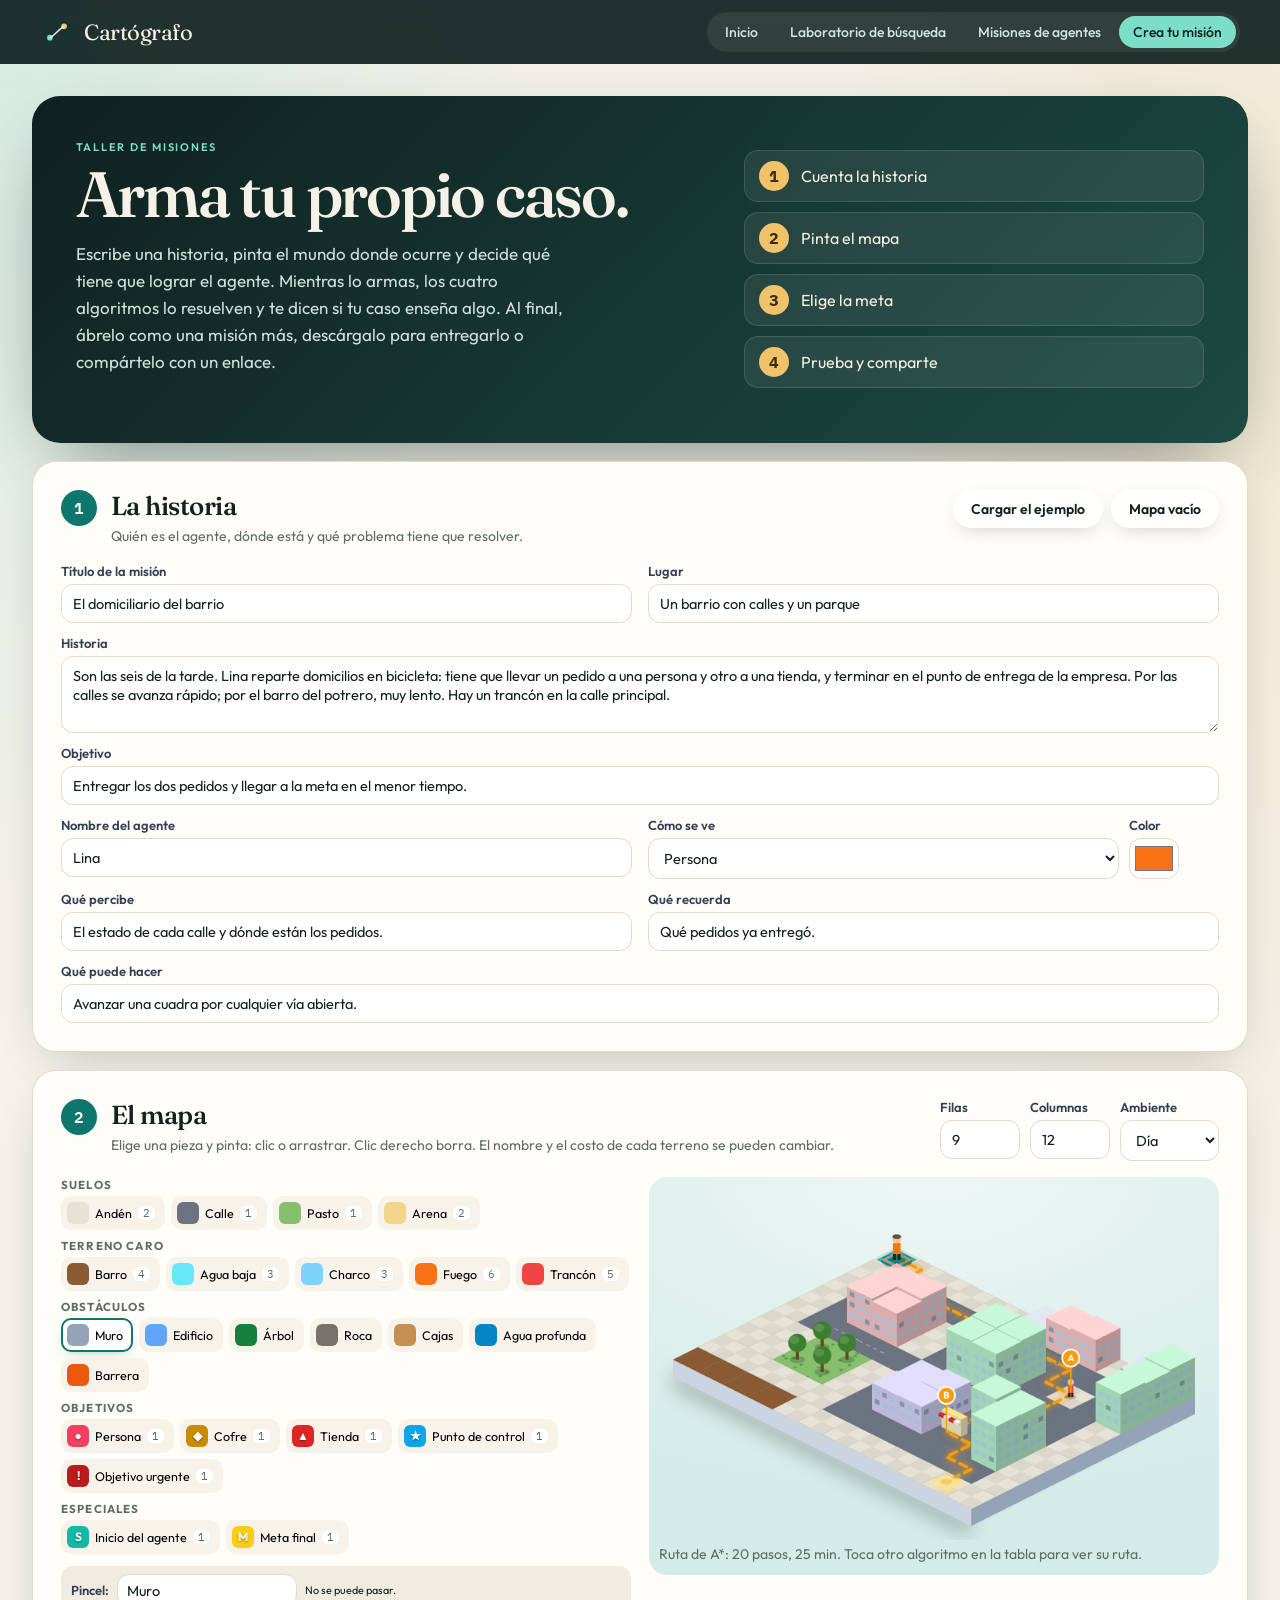
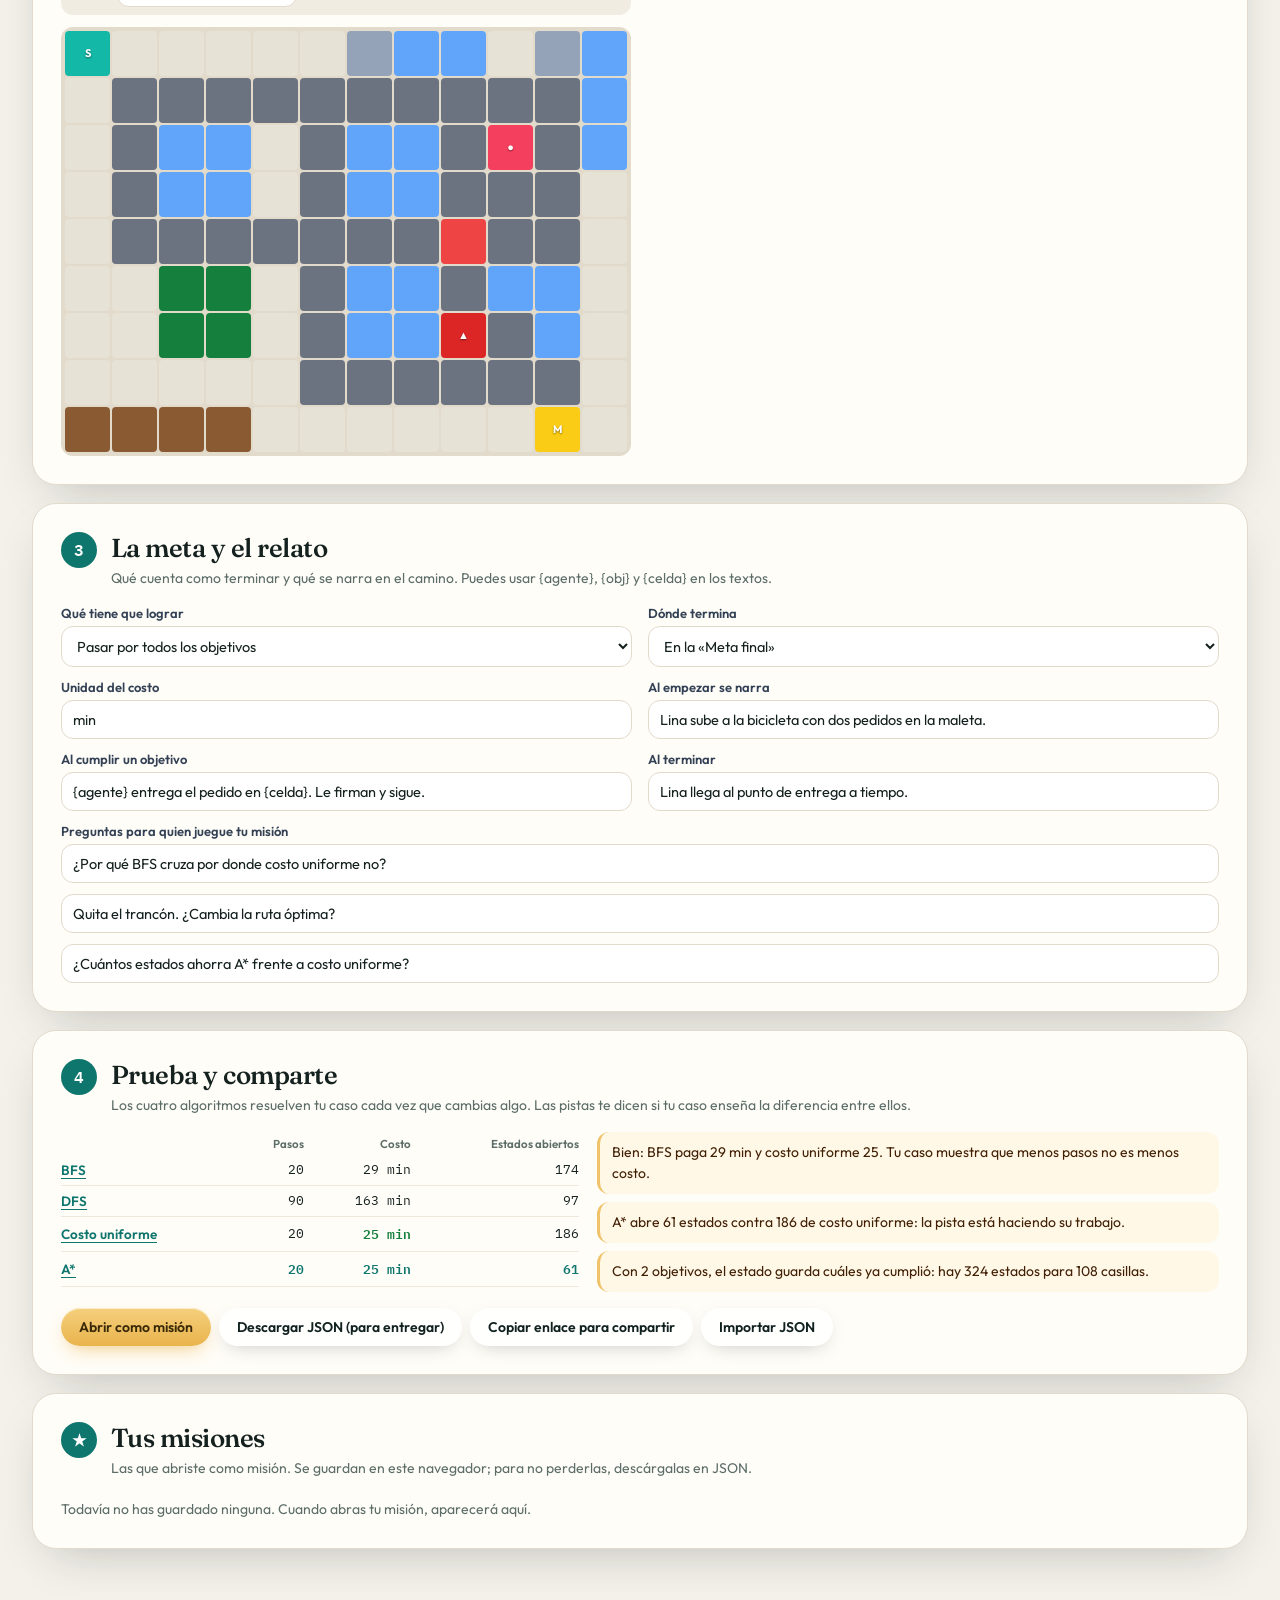
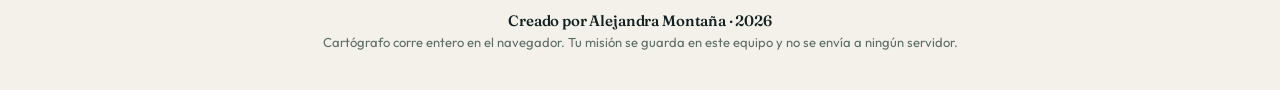
<file: taller.html>
<!DOCTYPE html>
<html lang="es">
<head>
  <meta charset="UTF-8">
  <meta name="viewport" content="width=device-width, initial-scale=1">
  <title>Cartógrafo · crea tu misión</title>
  <meta name="description" content="Taller para diseñar tu propio caso de búsqueda: escribe la historia, pinta el mapa, prueba los cuatro algoritmos y ábrelo como misión.">
  <link rel="icon" href="data:image/svg+xml,%3Csvg xmlns='http://www.w3.org/2000/svg' viewBox='0 0 32 32'%3E%3Crect fill='%2310211f' width='32' height='32' rx='8'/%3E%3Ccircle cx='8' cy='22' r='3' fill='%237ddec8'/%3E%3Ccircle cx='24' cy='10' r='3' fill='%23f0c36a'/%3E%3Cpath d='M8 22 L16 16 L24 10' stroke='%23f4f0e6' stroke-width='2' fill='none'/%3E%3C/svg%3E">
  <link rel="preconnect" href="https://fonts.googleapis.com">
  <link rel="preconnect" href="https://fonts.gstatic.com" crossorigin>
  <link href="https://fonts.googleapis.com/css2?family=Fraunces:opsz,wght@9..144,560;9..144,650&family=IBM+Plex+Mono:wght@500;600&family=Outfit:wght@400;500;600;700&display=swap" rel="stylesheet">
  <link rel="stylesheet" href="simulador/misiones.css?v=6d394910">
  <link rel="stylesheet" href="simulador/taller.css?v=6d394910">
</head>
<body>
  <header class="top">
    <a class="marca" href="index.html">
      <svg viewBox="0 0 48 48" aria-hidden="true">
        <rect x="1" y="1" width="46" height="46" rx="14" fill="#1b3330"/>
        <circle cx="14" cy="32" r="4" fill="#7ddec8"/>
        <circle cx="34" cy="16" r="4" fill="#f0c36a"/>
        <path d="M14 32 C20 30 24 22 34 16" fill="none" stroke="#f6f1e7" stroke-width="2"/>
      </svg>
      <span>Cartógrafo</span>
    </a>
    <nav class="top-nav" aria-label="Secciones">
      <a href="index.html">Inicio</a>
      <a href="laboratorio.html">Laboratorio de búsqueda</a>
      <a href="misiones.html">Misiones de agentes</a>
      <a href="taller.html" class="activo" aria-current="page">Crea tu misión</a>
    </nav>
  </header>

  <main class="taller-pag">
    <section class="taller-intro">
      <div>
        <p class="eyebrow">Taller de misiones</p>
        <h1>Arma tu propio caso.</h1>
        <p class="lede">Escribe una historia, pinta el mundo donde ocurre y decide qué tiene que lograr el agente. Mientras lo armas, los cuatro algoritmos lo resuelven y te dicen si tu caso enseña algo. Al final, ábrelo como una misión más, descárgalo para entregarlo o compártelo con un enlace.</p>
      </div>
      <ol class="pasos-taller">
        <li><b>1</b><span>Cuenta la historia</span></li>
        <li><b>2</b><span>Pinta el mapa</span></li>
        <li><b>3</b><span>Elige la meta</span></li>
        <li><b>4</b><span>Prueba y comparte</span></li>
      </ol>
    </section>

    <div id="tAviso" class="aviso-taller" role="status" aria-live="polite" hidden></div>

    <section class="bloque-t" id="tEditor">
      <div class="bloque-cab">
        <span class="num">1</span>
        <div><h2>La historia</h2><p class="sub">Quién es el agente, dónde está y qué problema tiene que resolver.</p></div>
        <div class="fila-btn derecha">
          <button type="button" id="tEjemplo" class="b-sec">Cargar el ejemplo</button>
          <button type="button" id="tNuevo" class="b-sec">Mapa vacío</button>
        </div>
      </div>
      <div class="form-grid">
        <label>Título de la misión<input id="tTitulo" type="text" maxlength="60" placeholder="El domiciliario del barrio"></label>
        <label>Lugar<input id="tLugar" type="text" maxlength="60" placeholder="Un barrio con calles y un parque"></label>
        <label class="ancha">Historia<textarea id="tHistoria" rows="3" maxlength="700" placeholder="¿Qué está pasando? ¿Qué complica el camino?"></textarea></label>
        <label class="ancha">Objetivo<input id="tObjetivo" type="text" maxlength="160" placeholder="Entregar los pedidos y llegar a la meta en el menor tiempo."></label>
        <label>Nombre del agente<input id="tAgNombre" type="text" maxlength="30" placeholder="Lina"></label>
        <div class="dos-col">
          <label>Cómo se ve<select id="tAgDibujo"></select></label>
          <label>Color<input id="tAgColor" type="color"></label>
        </div>
        <label>Qué percibe<input id="tAgPercibe" type="text" maxlength="160" placeholder="El estado de cada calle y dónde están los pedidos."></label>
        <label>Qué recuerda<input id="tAgRecuerda" type="text" maxlength="160" placeholder="Qué pedidos ya entregó."></label>
        <label class="ancha">Qué puede hacer<input id="tAgAcciones" type="text" maxlength="160" placeholder="Avanzar una cuadra por cualquier vía abierta."></label>
      </div>
    </section>

    <section class="bloque-t">
      <div class="bloque-cab">
        <span class="num">2</span>
        <div><h2>El mapa</h2><p class="sub">Elige una pieza y pinta: clic o arrastrar. Clic derecho borra. El nombre y el costo de cada terreno se pueden cambiar.</p></div>
        <div class="tam">
          <label>Filas<input id="tFilas" type="number" min="4" max="14"></label>
          <label>Columnas<input id="tCols" type="number" min="4" max="16"></label>
          <label>Ambiente<select id="tTema"></select></label>
        </div>
      </div>
      <div class="mapa-grid">
        <div>
          <div id="tPaleta" class="paleta"></div>
          <div id="tAjuste" class="ajuste"></div>
          <div id="tGrilla" class="grilla" role="grid" aria-label="Mapa: clic para pintar"></div>
        </div>
        <div class="iso-prev">
          <canvas id="tIso" aria-hidden="true"></canvas>
          <p id="tIsoTxt" class="sub"></p>
        </div>
      </div>
    </section>

    <section class="bloque-t">
      <div class="bloque-cab">
        <span class="num">3</span>
        <div><h2>La meta y el relato</h2><p class="sub">Qué cuenta como terminar y qué se narra en el camino. Puedes usar {agente}, {obj} y {celda} en los textos.</p></div>
      </div>
      <div class="form-grid">
        <label>Qué tiene que lograr
          <select id="tModo">
            <option value="visitar">Pasar por todos los objetivos</option>
            <option value="alguno">Llegar a uno cualquiera de los objetivos</option>
          </select>
        </label>
        <label>Dónde termina
          <select id="tFinal">
            <option value="inicio">Vuelve al inicio</option>
            <option value="meta">En la «Meta final»</option>
            <option value="ninguno">Donde cumpla el último objetivo</option>
          </select>
        </label>
        <label>Unidad del costo<input id="tUnidad" type="text" maxlength="12" placeholder="min"></label>
        <label>Al empezar se narra<input id="tTxtInicio" type="text" maxlength="160" placeholder="Lina sube a la bicicleta con dos pedidos."></label>
        <label>Al cumplir un objetivo<input id="tTxtCumplir" type="text" maxlength="160" placeholder="{agente} entrega el pedido en {celda}."></label>
        <label>Al terminar<input id="tTxtFin" type="text" maxlength="160" placeholder="Lina llega al punto de entrega a tiempo."></label>
        <label class="ancha">Preguntas para quien juegue tu misión
          <input id="tPreg1" type="text" maxlength="160" placeholder="¿Por qué BFS cruza por donde costo uniforme no?">
          <input id="tPreg2" type="text" maxlength="160" placeholder="Quita un obstáculo. ¿Cambia la ruta óptima?">
          <input id="tPreg3" type="text" maxlength="160" placeholder="¿Cuántos estados ahorra A*?">
        </label>
      </div>
    </section>

    <section class="bloque-t">
      <div class="bloque-cab">
        <span class="num">4</span>
        <div><h2>Prueba y comparte</h2><p class="sub">Los cuatro algoritmos resuelven tu caso cada vez que cambias algo. Las pistas te dicen si tu caso enseña la diferencia entre ellos.</p></div>
      </div>
      <div id="tPrueba" class="prueba"></div>
      <div class="fila-btn acciones-t">
        <button type="button" id="tAbrir" class="b-pri">Abrir como misión</button>
        <button type="button" id="tDescargar" class="b-sec">Descargar JSON (para entregar)</button>
        <button type="button" id="tEnlace" class="b-sec">Copiar enlace para compartir</button>
        <label class="b-sec importar">Importar JSON<input id="tImportar" type="file" accept=".json,application/json"></label>
      </div>
      <input id="tEnlaceTxt" class="enlace-txt" type="text" readonly hidden aria-label="Enlace de tu misión">
    </section>

    <section class="bloque-t">
      <div class="bloque-cab">
        <span class="num">★</span>
        <div><h2>Tus misiones</h2><p class="sub">Las que abriste como misión. Se guardan en este navegador; para no perderlas, descárgalas en JSON.</p></div>
      </div>
      <div id="tGuardadas" class="guardadas"></div>
    </section>
  </main>

  <footer class="pie"><b class="credito">Creado por Alejandra Montaña · 2026</b><span>Cartógrafo corre entero en el navegador. Tu misión se guarda en este equipo y no se envía a ningún servidor.</span></footer>

  <script src="simulador/nucleo.js?v=6d394910"></script>
  <script src="simulador/iso.js?v=6d394910"></script>
  <script src="simulador/propias.js?v=6d394910"></script>
  <script src="simulador/taller.js?v=6d394910"></script>
</body>
</html>
</file>
<file: simulador/misiones.css>
:root {
  --ink: #14211f;
  --muted: #5c6d68;
  --paper: #f4f1ea;
  --card: #fffdf8;
  --line: #e2dacb;
  --teal: #0f766e;
  --deep: #10211f;
  --mint: #7ddec8;
  --gold: #f0c36a;
  --coral: #c2410c;
  --good: #15803d;
  --bad: #b91c1c;
  --mono: "IBM Plex Mono", Consolas, monospace;
  --sans: Outfit, "Segoe UI", sans-serif;
  --serif: Fraunces, Georgia, serif;
  --r: 22px;
  --sombra: 0 1px 0 rgba(255,255,255,.7) inset, 0 18px 50px -20px rgba(16,33,31,.28);
}

* { box-sizing: border-box; }
[hidden] { display: none !important; }
html { scroll-behavior: smooth; }
body {
  margin: 0;
  font-family: var(--sans);
  color: var(--ink);
  background:
    radial-gradient(60% 40% at 0% 0%, rgba(125,222,200,.25), transparent 70%),
    radial-gradient(50% 40% at 100% 10%, rgba(240,195,106,.18), transparent 70%),
    var(--paper);
  min-height: 100vh;
}
button { font: inherit; cursor: pointer; }
button:disabled { opacity: .45; cursor: not-allowed; }
:focus-visible { outline: 3px solid var(--gold); outline-offset: 2px; }
code { font-family: var(--mono); }

/* ---------- barra superior ---------- */
.top {
  position: sticky; top: 0; z-index: 20;
  display: flex; align-items: center; justify-content: space-between; gap: 16px;
  padding: 12px clamp(16px, 4vw, 40px);
  background: rgba(16,33,31,.92);
  backdrop-filter: blur(12px);
  color: #f6f1e7;
}
.marca { display: flex; align-items: center; gap: 10px; color: inherit; text-decoration: none; font-family: var(--serif); font-size: 22px; letter-spacing: -.02em; }
.marca svg { width: 34px; height: 34px; }
.top-nav { display: flex; gap: 4px; background: rgba(255,255,255,.07); padding: 4px; border-radius: 999px; }
.top-nav a { color: #cfe6df; text-decoration: none; padding: 7px 14px; border-radius: 999px; font-size: 14px; font-weight: 500; }
.top-nav a:hover { color: #fff; background: rgba(255,255,255,.08); }
.top-nav a.activo { background: var(--mint); color: var(--deep); }

main { max-width: 1480px; margin: 0 auto; padding: clamp(16px, 3vw, 32px); }
.eyebrow { margin: 0; font-size: 11px; letter-spacing: .16em; text-transform: uppercase; color: var(--teal); font-weight: 600; }
.sub { color: var(--muted); margin: 4px 0 0; font-size: 14px; line-height: 1.5; }

/* ---------- hub ---------- */
.hero {
  display: grid; grid-template-columns: minmax(0, 1fr) minmax(0, 1.15fr); gap: 24px; align-items: center;
  background: linear-gradient(135deg, #10211f 0%, #173a35 60%, #1d4a43 100%);
  color: #f6f1e7; border-radius: 30px; padding: clamp(24px, 4vw, 48px);
  position: relative; overflow: hidden;
  box-shadow: 0 30px 80px -30px rgba(16,33,31,.6);
}
.hero::after {
  content: ""; position: absolute; inset: 0; pointer-events: none;
  background-image: linear-gradient(rgba(255,255,255,.04) 1px, transparent 1px), linear-gradient(90deg, rgba(255,255,255,.04) 1px, transparent 1px);
  background-size: 32px 32px;
  mask-image: radial-gradient(80% 80% at 20% 40%, #000 30%, transparent 80%);
}
.hero .eyebrow { color: var(--mint); }
.hero h1 { font-family: var(--serif); font-weight: 560; font-size: clamp(38px, 5.4vw, 72px); line-height: .98; letter-spacing: -.035em; margin: 10px 0 16px; }
.lede { font-size: 17px; line-height: 1.6; color: #cfe1dc; max-width: 46ch; margin: 0 0 24px; }
.capas { display: flex; align-items: stretch; gap: 8px; flex-wrap: wrap; position: relative; z-index: 1; }
.capas div { background: rgba(255,255,255,.07); border: 1px solid rgba(255,255,255,.12); border-radius: 14px; padding: 10px 14px; }
.capas b { display: block; font-size: 15px; }
.capas span { font-size: 12px; color: #a9c9c1; }
.capas i { align-self: center; font-style: normal; color: var(--gold); }
.hero-escena { position: relative; z-index: 1; }
.hero-escena canvas { width: 100%; height: auto; display: block; filter: drop-shadow(0 30px 40px rgba(0,0,0,.35)); }

.seccion { font-family: var(--serif); font-weight: 560; font-size: 30px; letter-spacing: -.02em; margin: 44px 0 6px; }
.hub-grid { display: grid; grid-template-columns: repeat(auto-fill, minmax(290px, 1fr)); gap: 18px; margin-top: 16px; }
.m-card {
  display: flex; flex-direction: column; text-decoration: none; color: inherit;
  background: var(--card); border-radius: var(--r); overflow: hidden;
  box-shadow: var(--sombra); border: 1px solid var(--line);
  transition: transform .25s ease, box-shadow .25s ease;
}
.m-card:hover { transform: translateY(-4px); box-shadow: 0 30px 60px -24px rgba(16,33,31,.42); }
.m-vis { aspect-ratio: 16 / 11; display: flex; align-items: center; justify-content: center; padding: 12px; overflow: hidden; }
.m-vis canvas { width: 100%; height: 100%; object-fit: contain; filter: drop-shadow(0 14px 18px rgba(0,0,0,.22)); transition: transform .4s ease; }
.m-card:hover .m-vis canvas { transform: scale(1.04); }
.m-body { padding: 16px 18px 18px; display: flex; flex-direction: column; gap: 6px; flex: 1; }
.m-body h3 { margin: 0; font-family: var(--serif); font-weight: 560; font-size: 23px; letter-spacing: -.02em; }
.m-concepto { margin: 0; color: var(--muted); }
.m-tags { display: flex; flex-wrap: wrap; gap: 6px; margin: 6px 0 4px; }
.m-tags span { font-size: 12px; background: #f1ece2; border-radius: 999px; padding: 3px 10px; color: #4b5b57; }
.m-entrar { margin-top: auto; font-weight: 600; color: var(--teal); }

.proximas { display: grid; grid-template-columns: repeat(auto-fill, minmax(240px, 1fr)); gap: 10px; margin-top: 14px; }
.prox { display: flex; gap: 12px; align-items: center; padding: 12px 14px; border-radius: 16px; background: rgba(255,255,255,.6); border: 1px dashed #cfc5b2; text-decoration: none; color: inherit; transition: background .2s; }
.prox:hover { background: #fff; border-style: solid; }
.prox b { font-family: var(--mono); font-size: 13px; color: var(--teal); background: #e3f3ef; border-radius: 10px; padding: 6px 8px; }
.prox strong { display: block; font-size: 15px; }
.prox span { font-size: 13px; color: var(--muted); }

/* ---------- vista de misión ---------- */
.v-head { display: flex; align-items: center; gap: 16px; margin-bottom: 18px; flex-wrap: wrap; }
.v-head h1 { margin: 2px 0 0; font-family: var(--serif); font-weight: 560; font-size: clamp(28px, 3.4vw, 42px); letter-spacing: -.03em; }
.volver { width: 44px; height: 44px; border-radius: 50%; border: 1px solid var(--line); background: var(--card); font-size: 20px; box-shadow: var(--sombra); }
.volver:hover { background: #fff; }
.v-chips { margin-left: auto; display: flex; gap: 8px; flex-wrap: wrap; }
.chip { background: var(--deep); color: var(--mint); border-radius: 999px; padding: 6px 14px; font-size: 13px; font-weight: 500; }
.chip.suave { background: #ebe5d8; color: #4b5b57; }

.v-grid { display: grid; grid-template-columns: minmax(0, 1fr) 390px; gap: 20px; align-items: start; }
.v-main { display: flex; flex-direction: column; gap: 14px; min-width: 0; }

.stage {
  --f0: #d4ece8; --f1: #9ccac3;
  position: relative; border-radius: 28px; overflow: hidden;
  background: radial-gradient(110% 80% at 50% 0%, var(--f0), var(--f1));
  box-shadow: 0 30px 70px -30px rgba(16,33,31,.5), 0 0 0 1px rgba(0,0,0,.04) inset;
  padding: 70px 18px 84px;
  min-height: 420px;
}
.stage::before {
  content: ""; position: absolute; inset: 0; pointer-events: none;
  background: radial-gradient(60% 50% at 50% 55%, rgba(255,255,255,.35), transparent 70%);
}
.stage[data-noche="true"]::before { background: radial-gradient(60% 50% at 50% 55%, rgba(56,189,248,.12), transparent 70%); }
#lienzo { position: relative; display: block; width: 100%; max-height: 66vh; height: auto; margin: 0 auto; object-fit: contain; }
#lienzo.editando { cursor: crosshair; }

.stage-top { position: absolute; left: 14px; right: 14px; top: 14px; display: flex; gap: 10px; justify-content: space-between; align-items: flex-start; flex-wrap: wrap; z-index: 2; }
.seg { display: inline-flex; gap: 3px; padding: 4px; border-radius: 999px; background: rgba(255,255,255,.72); backdrop-filter: blur(10px); box-shadow: 0 6px 20px -8px rgba(0,0,0,.25); }
.seg button { border: 0; background: transparent; padding: 7px 14px; border-radius: 999px; color: #334155; font-size: 13.5px; font-weight: 500; white-space: nowrap; }
.seg button:hover { background: rgba(255,255,255,.8); }
.seg button.on { background: var(--deep); color: #fff; }
.params { display: flex; gap: 8px; flex-wrap: wrap; justify-content: flex-end; }
.switch, .param-op {
  display: inline-flex; align-items: center; gap: 8px; border: 0;
  background: rgba(255,255,255,.72); backdrop-filter: blur(10px);
  padding: 6px 12px 6px 6px; border-radius: 999px; font-size: 13.5px; color: #334155; font-weight: 500;
  box-shadow: 0 6px 20px -8px rgba(0,0,0,.25);
}
.param-op { padding: 4px 4px 4px 14px; }
.switch i { width: 34px; height: 20px; border-radius: 999px; background: #cbd5e1; position: relative; transition: background .2s; }
.switch i::after { content: ""; position: absolute; top: 2px; left: 2px; width: 16px; height: 16px; border-radius: 50%; background: #fff; transition: transform .2s; box-shadow: 0 1px 3px rgba(0,0,0,.3); }
.switch[aria-checked="true"] i { background: var(--teal); }
.switch[aria-checked="true"] i::after { transform: translateX(14px); }
.mini-seg { display: inline-flex; gap: 2px; background: rgba(15,23,42,.08); padding: 2px; border-radius: 999px; }
.mini-seg button { border: 0; background: transparent; width: 30px; height: 26px; border-radius: 999px; font-family: var(--mono); font-size: 13px; }
.mini-seg button.on { background: var(--deep); color: #fff; }

.stage-bar { position: absolute; left: 14px; right: 14px; bottom: 14px; display: flex; gap: 10px; align-items: center; flex-wrap: wrap; z-index: 2; }
.acciones { display: flex; gap: 8px; }
.b-pri, .b-sec, .b-ico, .b-peligro { border: 0; border-radius: 999px; padding: 10px 18px; font-weight: 600; font-size: 14px; transition: transform .1s, background .2s; }
.b-pri { background: linear-gradient(180deg, #f5cf7d, #e9b44c); color: #3b2a07; box-shadow: 0 8px 20px -8px rgba(233,180,76,.8), 0 1px 0 rgba(255,255,255,.6) inset; min-width: 150px; }
.b-pri:hover:not(:disabled) { transform: translateY(-1px); }
.b-sec { background: rgba(255,255,255,.8); color: var(--deep); backdrop-filter: blur(10px); box-shadow: 0 6px 20px -8px rgba(0,0,0,.25); }
.b-sec:hover { background: #fff; }
.b-ico { width: 42px; height: 42px; padding: 0; background: rgba(255,255,255,.8); font-size: 20px; color: var(--deep); }
.b-peligro { background: #fde8e8; color: var(--bad); }
.vel { margin-left: auto; display: flex; align-items: center; gap: 8px; background: rgba(255,255,255,.72); backdrop-filter: blur(10px); padding: 8px 14px; border-radius: 999px; font-size: 13px; color: #334155; }
.vel input { width: 90px; accent-color: var(--teal); }

.stage[data-noche="true"] .seg, .stage[data-noche="true"] .switch, .stage[data-noche="true"] .param-op,
.stage[data-noche="true"] .vel, .stage[data-noche="true"] .b-sec, .stage[data-noche="true"] .b-ico {
  background: rgba(15,23,42,.62); color: #e2e8f0;
}
.stage[data-noche="true"] .seg button { color: #cbd5e1; }
.stage[data-noche="true"] .seg button:hover { background: rgba(255,255,255,.08); }
.stage[data-noche="true"] .seg button.on { background: var(--mint); color: var(--deep); }

.tip {
  position: absolute; z-index: 5; pointer-events: none; max-width: 260px;
  background: rgba(15,23,42,.92); color: #f1f5f9; border-radius: 12px; padding: 8px 11px;
  font-size: 12.5px; line-height: 1.45; box-shadow: 0 10px 30px rgba(0,0,0,.3);
}
.tip span { display: block; }
.tip em { display: block; font-style: normal; color: var(--mint); margin-top: 3px; font-weight: 600; }
.tip em.no { color: #fca5a5; }

.aviso {
  position: absolute; left: 50%; top: 66px; transform: translateX(-50%); z-index: 4;
  background: var(--deep); color: #f6f1e7; padding: 9px 18px; border-radius: 999px; font-size: 14px;
  box-shadow: 0 12px 30px -10px rgba(0,0,0,.5); animation: entra .25s ease; max-width: 90%; text-align: center;
}
.aviso.sale { opacity: 0; transition: opacity .3s; }
@keyframes entra { from { opacity: 0; transform: translate(-50%, -6px); } }

.final {
  position: absolute; z-index: 6; left: 50%; top: 50%; transform: translate(-50%, -50%);
  background: rgba(255,253,248,.96); backdrop-filter: blur(10px); border-radius: 24px; padding: 24px 28px; text-align: center;
  box-shadow: 0 30px 80px -20px rgba(0,0,0,.5); min-width: 300px; animation: pop .35s cubic-bezier(.2,1.4,.4,1);
}
.final h3 { font-family: var(--serif); font-weight: 560; font-size: 34px; margin: 6px 0; letter-spacing: -.02em; }
.final p { margin: 0 0 14px; color: var(--muted); }
.final .fila-btn { justify-content: center; }
@keyframes pop { from { opacity: 0; transform: translate(-50%, -50%) scale(.9); } }

.kpis { display: grid; grid-template-columns: repeat(5, minmax(0, 1fr)); gap: 10px; }
.kpi { background: var(--card); border: 1px solid var(--line); border-radius: 18px; padding: 12px 14px; box-shadow: var(--sombra); }
.kpi small { display: block; font-size: 12px; color: var(--muted); }
.kpi strong { font-family: var(--mono); font-size: 21px; font-weight: 600; letter-spacing: -.02em; }

.card { background: var(--card); border: 1px solid var(--line); border-radius: var(--r); padding: 18px 20px; box-shadow: var(--sombra); }
.card h3, .v-panel h3 { margin: 0; font-size: 15px; font-weight: 600; }
.mem-top { display: flex; justify-content: space-between; gap: 14px; flex-wrap: wrap; }
.mem-top .sub { max-width: 70ch; }
.toggles { display: flex; gap: 14px; font-size: 13.5px; color: var(--muted); align-items: flex-start; }
.toggles input { accent-color: var(--teal); }
.capas-mem { display: grid; grid-template-columns: repeat(auto-fill, minmax(220px, 1fr)); gap: 6px 18px; margin-top: 12px; }
.capa { display: grid; grid-template-columns: 92px 1fr 44px; gap: 8px; align-items: center; font-size: 13px; }
.capa code { font-size: 12px; color: #334155; white-space: nowrap; overflow: hidden; text-overflow: ellipsis; }
.capa b { font-family: var(--mono); font-weight: 600; text-align: right; font-size: 12.5px; }
.pista { display: block; height: 8px; background: #efe9dd; border-radius: 99px; overflow: hidden; }
.pista i { display: block; height: 100%; background: linear-gradient(90deg, var(--teal), var(--mint)); border-radius: 99px; }

/* ---------- panel lateral ---------- */
.v-panel { background: var(--card); border: 1px solid var(--line); border-radius: var(--r); box-shadow: var(--sombra); position: sticky; top: 80px; max-height: calc(100vh - 100px); display: flex; flex-direction: column; overflow: hidden; }
.tabs { display: flex; gap: 2px; padding: 6px; background: #f1ece2; border-bottom: 1px solid var(--line); }
.tabs button { flex: 1; border: 0; background: transparent; padding: 9px 6px; border-radius: 12px; font-size: 13px; font-weight: 500; color: var(--muted); }
.tabs button[aria-selected="true"] { background: var(--card); color: var(--deep); box-shadow: 0 2px 8px rgba(0,0,0,.08); }
.tab { padding: 18px 20px 22px; overflow-y: auto; display: flex; flex-direction: column; gap: 12px; }
.historia { margin: 0; font-size: 15px; line-height: 1.65; }
.objetivo { background: linear-gradient(135deg, #10211f, #1c4741); color: #f6f1e7; border-radius: 16px; padding: 12px 14px; }
.objetivo small { color: var(--mint); text-transform: uppercase; letter-spacing: .14em; font-size: 10.5px; font-weight: 600; }
.objetivo p { margin: 4px 0 0; font-size: 15px; line-height: 1.45; }
.peas { display: grid; grid-template-columns: 104px 1fr; gap: 8px 12px; margin: 0; font-size: 14px; line-height: 1.45; }
.peas dt { color: var(--teal); font-weight: 600; }
.peas dd { margin: 0; }
.costos { width: 100%; border-collapse: collapse; font-size: 13.5px; }
.costos td { padding: 6px 0; border-bottom: 1px solid #efe9dd; }
.costos td.num { text-align: right; font-family: var(--mono); font-size: 13px; }
.costos td.subio { color: var(--coral); font-weight: 600; }
.costos tr.bloq td { color: var(--muted); }
.preguntas { margin: 0; padding-left: 20px; display: flex; flex-direction: column; gap: 8px; font-size: 14px; line-height: 1.45; }
.preguntas li::marker { color: var(--teal); font-weight: 700; }

.tupla { background: #0f172a; color: #e2e8f0; border-radius: 16px; padding: 14px 16px; }
.tupla small { color: #94a3b8; font-size: 11px; text-transform: uppercase; letter-spacing: .14em; }
.tupla code { display: block; margin-top: 4px; font-size: 15.5px; color: var(--mint); word-break: break-word; }
.ciclo { list-style: none; margin: 0; padding: 0; display: flex; flex-direction: column; gap: 6px; counter-reset: c; }
.ciclo li { position: relative; display: grid; grid-template-columns: 82px 1fr; gap: 8px; padding: 10px 12px 10px 14px; background: #f7f3eb; border-radius: 14px; font-size: 13.5px; line-height: 1.45; }
.ciclo li::before { content: ""; position: absolute; left: 0; top: 10px; bottom: 10px; width: 3px; border-radius: 3px; background: var(--teal); opacity: .4; }
.ciclo b { color: var(--deep); }
.log { margin: 0; padding: 0; list-style: none; display: flex; flex-direction: column; gap: 6px; font-size: 13.5px; line-height: 1.45; }
.log li { padding: 8px 10px; border-radius: 12px; background: #f7f3eb; border-left: 3px solid #cbd5e1; animation: aparece .3s ease; }
.log li.bueno { border-left-color: var(--good); background: #eef8f1; }
.log li.malo { border-left-color: var(--bad); background: #fdf0ee; }
@keyframes aparece { from { opacity: 0; transform: translateY(-4px); } }

.cmp { border: 1px solid var(--line); border-radius: 16px; padding: 12px 14px; display: flex; flex-direction: column; gap: 6px; margin-bottom: 8px; }
.cmp.actual { border-color: var(--teal); box-shadow: 0 0 0 2px rgba(15,118,110,.15); }
.cmp-cab { display: flex; justify-content: space-between; align-items: center; }
.tag-ok { background: #dcfce7; color: var(--good); font-size: 12px; font-weight: 600; padding: 2px 10px; border-radius: 99px; }
.tag-mal { background: #fee2e2; color: var(--bad); font-size: 12px; font-weight: 600; padding: 2px 10px; border-radius: 99px; font-family: var(--mono); }
.cmp-l { display: grid; grid-template-columns: 58px 1fr 76px; gap: 8px; align-items: center; font-size: 12.5px; }
.cmp-l small { color: var(--muted); }
.cmp-l code { text-align: right; font-size: 12.5px; }
.pista.costo i { background: linear-gradient(90deg, #ea580c, #f59e0b); }
.cmp-pie { margin: 0; font-size: 12px; color: var(--muted); font-family: var(--mono); }
.lectura { margin: 0; font-size: 14.5px; line-height: 1.6; background: #f7f3eb; border-radius: 14px; padding: 12px 14px; }
.fila-btn { display: flex; gap: 8px; flex-wrap: wrap; }
.bitacora { display: flex; flex-direction: column; gap: 8px; }
.b-item { border: 1px solid var(--line); border-radius: 14px; padding: 10px 12px; font-size: 13.5px; }
.b-item p { margin: 4px 0 0; }
.b-cab { display: flex; justify-content: space-between; gap: 8px; }
.b-cab time { color: var(--muted); font-size: 12px; font-family: var(--mono); }

.pie { text-align: center; color: var(--muted); font-size: 13px; padding: 30px 16px 40px; }

@media (max-width: 1180px) {
  .v-grid { grid-template-columns: 1fr; }
  .v-panel { position: static; max-height: none; }
  .hero { grid-template-columns: 1fr; }
}
@media (max-width: 720px) {
  .kpis { grid-template-columns: repeat(2, 1fr); }
  .stage { padding: 112px 8px 150px; }
  .vel { margin-left: 0; }
  .top-nav a { padding: 6px 10px; font-size: 13px; }
  .marca span { display: none; }
}
@media (prefers-reduced-motion: reduce) {
  *, *::before, *::after { animation: none !important; transition: none !important; }
}

/* ---------- relato: HUD, subtítulo y capítulo ---------- */
.hud {
  position: absolute; z-index: 3; left: 14px; top: 64px;
  display: flex; gap: 8px; align-items: stretch; flex-wrap: wrap;
}
.hud > span {
  background: rgba(15,23,42,.78); color: #f8fafc; backdrop-filter: blur(8px);
  border-radius: 14px; padding: 7px 12px; font-size: 13px; display: flex; flex-direction: column; justify-content: center;
  box-shadow: 0 8px 20px -10px rgba(0,0,0,.5);
}
.hud-hora { font-family: var(--mono); font-size: 18px !important; font-weight: 600; letter-spacing: .02em; }
.hud-med small { font-size: 10.5px; text-transform: uppercase; letter-spacing: .12em; color: #94a3b8; }
.hud-med b { font-family: var(--mono); font-size: 15px; font-weight: 600; }
.hud-med i { display: block; width: 110px; height: 5px; border-radius: 9px; background: rgba(255,255,255,.15); margin-top: 4px; overflow: hidden; }
.hud-med em { display: block; height: 100%; background: linear-gradient(90deg, #22c55e, #86efac); border-radius: 9px; transition: width .4s; }
.hud-med em.bajo { background: linear-gradient(90deg, #ef4444, #f97316); }
.hud-fase { font-family: var(--mono); }

.subtitulo {
  position: absolute; z-index: 4; left: 50%; bottom: 78px; transform: translateX(-50%);
  width: min(720px, 86%); text-align: center;
  background: rgba(10,15,25,.82); color: #f8fafc; backdrop-filter: blur(8px);
  border-radius: 16px; padding: 12px 20px; font-size: 16px; line-height: 1.5;
  font-family: var(--serif); font-weight: 560; letter-spacing: -.005em;
  box-shadow: 0 16px 40px -14px rgba(0,0,0,.6);
}
.subtitulo.entra span { animation: escribe .5s ease both; }
@keyframes escribe { from { opacity: 0; filter: blur(4px); transform: translateY(4px); } }

.capitulo {
  position: absolute; inset: 0; z-index: 8; display: grid; place-items: center;
  background: radial-gradient(80% 70% at 50% 50%, rgba(10,15,25,.55), rgba(10,15,25,.82));
  backdrop-filter: blur(3px); padding: 20px;
}
.cap-card {
  max-width: 620px; background: #fffdf8; border-radius: 26px; padding: 30px 32px;
  box-shadow: 0 40px 100px -30px rgba(0,0,0,.7); animation: pop2 .45s cubic-bezier(.2,1.3,.4,1);
}
@keyframes pop2 { from { opacity: 0; transform: translateY(12px) scale(.97); } }
.cap-card h2 { font-family: var(--serif); font-weight: 560; font-size: clamp(28px, 3.4vw, 40px); letter-spacing: -.03em; margin: 6px 0 4px; }
.cap-hora { margin: 0 0 12px; font-family: var(--mono); color: var(--teal); font-weight: 600; }
.cap-historia { font-size: 16.5px; line-height: 1.7; margin: 0 0 16px; color: #334155; }
.cap-agente { display: flex; flex-direction: column; gap: 2px; background: #f1ece2; border-radius: 14px; padding: 12px 14px; margin-bottom: 18px; }
.cap-agente b { color: var(--deep); }
.cap-agente span { color: var(--muted); font-size: 14.5px; }

.log li.relato { border-left-color: var(--gold); background: #fff8e6; font-family: var(--serif); font-weight: 560; }
.final.malo h3 { color: var(--bad); }

.m-vis { position: relative; }
.m-num {
  position: absolute; left: 12px; top: 12px; z-index: 1;
  font-family: var(--mono); font-weight: 600; font-size: 13px;
  background: rgba(255,255,255,.85); color: var(--deep); border-radius: 10px; padding: 4px 8px;
}
.hub-grid { grid-template-columns: repeat(auto-fill, minmax(250px, 1fr)); }
@media (max-width: 720px) { .hud { top: 112px; } .subtitulo { bottom: 150px; font-size: 14px; } }

/* ---------- mundo vivo ---------- */
.switch.vivo[aria-checked="true"] { background: #fef3c7; color: #92400e; }
.switch.vivo[aria-checked="true"] i { background: #f59e0b; }
.switch.semilla { padding: 6px 12px; font-family: var(--mono); font-size: 12.5px; }
.vivo-cmp { margin-top: 10px; display: flex; flex-direction: column; gap: 10px; border-top: 1px solid var(--line); padding-top: 14px; }
table.realidades th { font-size: 11.5px; color: var(--muted); font-weight: 600; text-align: right; padding: 4px 0; }
table.realidades th:first-child { text-align: left; }
table.realidades tr.actual td { color: var(--teal); font-weight: 600; }
.m-tags span.nuevo { background: #fef3c7; color: #92400e; }

/* ---------- misión financiera ---------- */
.fin-stage { --f0: #fffbeb; --f1: #fde68a; padding: 64px 18px 84px; }
.cuentas { position: relative; z-index: 1; display: grid; grid-template-columns: repeat(4, minmax(0, 1fr)); gap: 10px; margin-bottom: 12px; }
.cuenta { background: rgba(255,255,255,.88); border-radius: 18px; padding: 12px 14px; border-top: 4px solid var(--c); box-shadow: 0 10px 24px -14px rgba(0,0,0,.35); }
.cuenta-top { display: flex; justify-content: space-between; gap: 6px; font-size: 12.5px; color: #475569; }
.cuenta-top small { font-family: var(--mono); font-size: 11px; color: var(--c); font-weight: 600; white-space: nowrap; }
.cuenta strong { display: flex; align-items: baseline; gap: 8px; font-family: var(--mono); font-size: 26px; margin: 4px 0 6px; }
.cuenta strong em { font-style: normal; font-size: 12px; padding: 2px 7px; border-radius: 99px; animation: aparece .4s ease; }
.cuenta strong em.bien { background: #dcfce7; color: #15803d; }
.cuenta strong em.mal { background: #fee2e2; color: #b91c1c; }
.cuenta > i { display: block; height: 6px; border-radius: 9px; background: #f1f5f9; overflow: hidden; }
.cuenta > i b { display: block; height: 100%; background: var(--c); border-radius: 9px; transition: width .5s ease; }
.grafica { position: relative; z-index: 1; display: block; width: 100%; height: 260px; background: rgba(255,255,255,.7); border-radius: 18px; }
.decision { position: relative; z-index: 1; margin-top: 12px; background: #0f172a; color: #f8fafc; border-radius: 18px; padding: 14px 16px; }
.decision .eyebrow { color: var(--mint); }
.decision h3 { font-family: var(--serif); font-weight: 560; margin: 6px 0 0; font-size: 22px; }
.reparto { display: flex; flex-wrap: wrap; gap: 8px; margin: 8px 0; }
.reparto span { background: color-mix(in srgb, var(--c) 22%, transparent); border: 1px solid var(--c); color: #fff; padding: 6px 12px; border-radius: 99px; font-weight: 600; font-size: 14px; }
.por-que { margin: 6px 0; color: #cbd5e1; font-size: 13.5px; line-height: 1.5; }
.alternativas { margin: 4px 0 0; padding: 0; list-style: none; display: grid; gap: 4px; }
.alternativas li { display: flex; justify-content: space-between; gap: 10px; font-size: 13px; padding: 6px 10px; border-radius: 10px; background: rgba(255,255,255,.05); color: #cbd5e1; }
.alternativas li b { font-family: var(--mono); font-weight: 600; }
.alternativas li.elegida { background: rgba(125,222,200,.16); color: #fff; }
.alternativas li.elegida b { color: var(--mint); }
.fin-sub { bottom: 84px; }
.mini-seg.ancho button { width: auto; padding: 0 10px; font-family: var(--sans); font-size: 12.5px; }
.histo { display: flex; align-items: flex-end; gap: 2px; height: 34px; margin-top: 2px; }
.histo i { flex: 1; background: linear-gradient(180deg, #f59e0b, #ea580c); border-radius: 2px 2px 0 0; opacity: .8; }
@media (max-width: 900px) { .cuentas { grid-template-columns: repeat(2, minmax(0, 1fr)); } }
.fin-stage { padding: 16px 18px 18px; }
.fin-stage .stage-top, .fin-stage .stage-bar { position: relative; left: auto; right: auto; top: auto; bottom: auto; }
.fin-stage .stage-top { margin-bottom: 12px; }
.fin-stage .stage-bar { margin-top: 12px; }
.fin-stage .fin-sub { position: relative; left: auto; bottom: auto; transform: none; margin: 12px auto 0; }
.aviso { top: 118px; }
.lectura:empty { display: none; }

/* ---------- cómo busca ---------- */
.como { display: flex; flex-direction: column; gap: 12px; }
.como-paso { background: #f7f3eb; border-radius: 16px; padding: 14px 16px; }
.como-cab { display: flex; align-items: center; gap: 10px; margin-bottom: 6px; }
.como-num { width: 26px; height: 26px; border-radius: 50%; background: var(--teal); color: #fff; display: grid; place-items: center; font-family: var(--mono); font-size: 13px; font-weight: 600; flex: 0 0 auto; }
.como-cab h4 { margin: 0; font-size: 15.5px; }
.como-paso p { margin: 6px 0; font-size: 14px; line-height: 1.55; }
.como-dato { background: #fff; border-left: 3px solid var(--gold); padding: 8px 10px; border-radius: 0 10px 10px 0; font-weight: 500; }
.como-tupla { display: grid; grid-template-columns: 54px 1fr; gap: 6px 10px; align-items: center; margin: 8px 0; font-size: 13px; color: var(--muted); }
.como-tupla code { background: #0f172a; color: var(--mint); padding: 6px 9px; border-radius: 8px; font-size: 12.5px; word-break: break-word; }
.como-tabla { font-size: 12.5px; }
.como-tabla td { padding: 5px 0; }
.como-tabla td.num { padding-left: 8px; }
.como-orden { margin: 4px 0; padding-left: 26px; font-family: var(--mono); font-size: 12.5px; display: grid; gap: 3px; }
.como-lista { margin: 6px 0; padding-left: 18px; font-size: 14px; line-height: 1.5; display: grid; gap: 4px; }
.tabs button { font-size: 12.5px; padding: 9px 4px; }
.como-tabla td.num { white-space: nowrap; }
.tabs button { white-space: nowrap; font-size: 12px; padding: 9px 2px; }

/* el capítulo ya no tapa el mundo: tarjeta compacta abajo, escena nítida */
.capitulo {
  backdrop-filter: none;
  background: linear-gradient(180deg, transparent 45%, rgba(10,15,25,.45));
  display: flex; align-items: flex-end; justify-content: flex-start;
  padding: 90px 18px 86px; pointer-events: none;
}
.cap-card { pointer-events: auto; max-width: 470px; padding: 18px 20px; border-radius: 20px; }
.cap-card h2 { font-size: clamp(22px, 2.4vw, 28px); }
.cap-historia { font-size: 14px; line-height: 1.55; margin-bottom: 12px; max-height: 9.5em; overflow-y: auto; }
.cap-agente { margin-bottom: 12px; padding: 9px 12px; }
.fin-stage .capitulo { padding-bottom: 20px; }

/* ---------- la rutina para cada piel ---------- */
.cos-stage { --f0: #fdf2f8; --f1: #fbcfe8; padding: 16px 18px 18px; }
.cos-stage .stage-bar { position: relative; left: auto; right: auto; bottom: auto; margin-top: 14px; }
.personas { position: relative; z-index: 1; display: grid; grid-template-columns: repeat(4, minmax(0, 1fr)); gap: 8px; margin-bottom: 12px; }
.persona { text-align: left; border: 2px solid transparent; background: rgba(255,255,255,.8); border-radius: 16px; padding: 10px 12px; display: flex; flex-direction: column; gap: 3px; transition: border-color .2s, transform .2s; }
.persona:hover { transform: translateY(-1px); }
.persona.on { border-color: #db2777; background: #fff; box-shadow: 0 8px 20px -12px rgba(219,39,119,.6); }
.persona b { font-size: 14px; color: #831843; }
.persona span { font-size: 12.5px; color: #64748b; line-height: 1.35; }
.perfil { position: relative; z-index: 1; background: rgba(255,255,255,.85); border-radius: 18px; padding: 12px 14px; display: flex; flex-direction: column; gap: 10px; margin-bottom: 12px; }
.perfil-fila { display: flex; flex-wrap: wrap; gap: 8px; align-items: center; }
.perfil-et { font-size: 12px; text-transform: uppercase; letter-spacing: .1em; color: #9d174d; font-weight: 600; min-width: 92px; }
.perfil .switch { box-shadow: none; background: #fdf2f8; }
.preo { border: 1px solid #fbcfe8; background: #fff; border-radius: 99px; padding: 6px 12px; font-size: 13px; color: #475569; }
.preo.on { background: #db2777; border-color: #db2777; color: #fff; }
.perfil input[type=range] { width: 180px; accent-color: #db2777; }
.presu { font-family: var(--mono); font-size: 14px; color: #831843; }
.tol { margin-left: auto; color: #64748b; font-size: 12.5px; }
.cos-medio { position: relative; z-index: 1; display: grid; grid-template-columns: minmax(0, 1.5fr) minmax(0, 1fr); gap: 12px; align-items: start; }
.estante { display: grid; grid-template-columns: repeat(2, minmax(0, 1fr)); gap: 10px; }
.estante-col { background: rgba(255,255,255,.6); border-radius: 16px; padding: 10px; display: flex; flex-direction: column; gap: 6px; }
.estante-col h4 { margin: 0 0 2px; font-size: 12px; text-transform: uppercase; letter-spacing: .1em; color: #9d174d; }
.producto { display: flex; gap: 8px; align-items: flex-start; text-align: left; border: 2px solid transparent; background: #fff; border-radius: 12px; padding: 7px 8px; transition: border-color .2s, opacity .2s; }
.producto:hover { border-color: #f9a8d4; }
.frasco { flex: 0 0 auto; width: 16px; height: 30px; border-radius: 6px; background: var(--c); position: relative; margin-top: 6px; }
.frasco::before { content: ""; position: absolute; left: 4px; top: -6px; width: 8px; height: 6px; border-radius: 2px; background: #334155; }
.p-txt { display: flex; flex-direction: column; gap: 1px; min-width: 0; }
.p-txt b { font-size: 12.5px; font-weight: 600; line-height: 1.25; }
.p-txt small { font-size: 11px; color: #64748b; }
.p-txt em { font-style: normal; font-size: 11px; color: #be123c; }
.producto.fuera { opacity: .5; }
.producto.agotado { opacity: .45; background: repeating-linear-gradient(135deg, #fff, #fff 6px, #f1f5f9 6px, #f1f5f9 12px); }
.producto.elegido { border-color: #db2777; box-shadow: 0 0 0 3px rgba(219,39,119,.15); }
.rutina h3 { font-size: 20px; }
.rutina-cols { display: grid; grid-template-columns: 1fr 1fr; gap: 10px; margin-top: 8px; }
.rutina-col h4 { margin: 0 0 6px; color: var(--mint); font-size: 13px; }
.rutina-col ol { margin: 0; padding: 0; list-style: none; display: flex; flex-direction: column; gap: 6px; }
.rutina-col li { border-left: 3px solid var(--c); padding: 4px 8px; background: rgba(255,255,255,.06); border-radius: 0 8px 8px 0; }
.rutina-col li small { display: block; color: #94a3b8; font-size: 11px; }
.rutina-col li span { font-size: 13px; }
.rutina-pie { display: flex; align-items: baseline; gap: 10px; margin-top: 12px; flex-wrap: wrap; }
.rutina-pie strong { font-family: var(--mono); font-size: 26px; color: #fbcfe8; }
.rutina-pie span { color: #cbd5e1; font-size: 13px; }
.cubre { display: flex; flex-direction: column; gap: 4px; margin-top: 10px; }
.cubre span { font-size: 12.5px; color: #bbf7d0; }
.pizarra { margin: 10px 0 0; padding: 0; list-style: none; display: grid; gap: 4px; max-height: 360px; overflow-y: auto; }
.pizarra li { display: grid; grid-template-columns: 30px 1fr auto; gap: 8px; align-items: center; padding: 6px 10px; border-radius: 10px; background: #f7f3eb; font-size: 13px; animation: aparece .25s ease; }
.pizarra li.meta { background: #dcfce7; font-weight: 600; }
.piz-n { font-family: var(--mono); font-size: 12px; color: var(--muted); text-align: right; }
.pizarra code { font-size: 12px; color: #831843; }
.aviso-cos { background: #fdf2f8; border-left: 3px solid #db2777; padding: 8px 12px; border-radius: 0 10px 10px 0; font-size: 13px; color: #831843; margin: 0; }
.top-lista { display: flex; flex-direction: column; gap: 8px; }
.top-rutina { border: 1px solid var(--line); border-radius: 14px; padding: 10px 12px; }
.top-rutina.mejor { border-color: var(--good); }
.top-rutina p { margin: 4px 0 0; font-size: 13px; line-height: 1.4; }
@media (max-width: 1100px) { .cos-medio { grid-template-columns: 1fr; } .personas { grid-template-columns: repeat(2, minmax(0, 1fr)); } }
@media (max-width: 640px) { .estante { grid-template-columns: 1fr; } }

/* tienda isométrica y árbol */
.cos-escena { position: relative; z-index: 1; display: grid; grid-template-columns: minmax(0, 1.55fr) minmax(0, 1fr); gap: 12px; align-items: start; }
.tienda-wrap { position: relative; background: radial-gradient(110% 80% at 50% 0%, #fff5fa, #fbcfe8); border-radius: 20px; padding: 64px 8px 8px; }
#cTienda { display: block; width: 100%; height: auto; }
.cos-hud { top: 10px; left: 10px; }
.cos-sub { position: relative; left: auto; bottom: auto; transform: none; margin: 12px auto 0; z-index: 1; }
.estante-det { position: relative; z-index: 1; margin-top: 12px; background: rgba(255,255,255,.6); border-radius: 16px; padding: 10px 12px; }
.estante-det summary { cursor: pointer; font-weight: 600; color: #9d174d; font-size: 14px; }
.estante-det .estante { margin-top: 10px; }
.arbol { display: block; width: 100%; height: auto; background: #fdf7fa; border-radius: 14px; margin: 10px 0 16px; }
.arbol-l { stroke: #e9c4d6; stroke-width: 1; }
.arbol-n { fill: #a78bfa; stroke: #fff; stroke-width: 1.5; }
.arbol.listo .arbol-l.camino { stroke: #db2777; stroke-width: 3.5; }
.arbol.listo .arbol-n.camino { fill: #db2777; }
.arbol-n.meta { fill: #22c55e; }
.arbol-col { font: 600 11px Outfit, sans-serif; fill: #9d174d; }
@media (max-width: 1100px) { .cos-escena { grid-template-columns: 1fr; } }
.cos-escena { grid-template-columns: 1fr; }
.tienda-wrap { padding: 70px 24px 12px; }
#cTienda { max-height: 520px; margin: 0 auto; }

/* créditos */
.pie .credito, .footer .credito { display: block; font-family: var(--serif, Fraunces, Georgia, serif); font-weight: 560; font-size: 15px; color: #10211f; margin-bottom: 4px; letter-spacing: -.01em; }

/* tarjeta para crear una misión */
.m-card.crear { border: 2px dashed #94a3b8; background: rgba(255,255,255,.6); box-shadow: none; }
.m-card.crear .m-vis { background: repeating-linear-gradient(135deg, #f1ece2, #f1ece2 10px, #f7f3eb 10px, #f7f3eb 20px); }
.crear-mas { font-family: var(--serif); font-size: 72px; color: var(--teal); line-height: 1; }
.m-card.crear:hover { border-color: var(--teal); }
</file>
<file: simulador/inicio.css>
.inicio { display: flex; flex-direction: column; gap: 22px; }
.inicio h2 { font-family: var(--serif); font-weight: 560; font-size: clamp(26px, 3vw, 38px); letter-spacing: -.025em; margin: 6px 0 8px; }
.sub.ancho { max-width: 74ch; font-size: 16px; }
.cta { display: flex; flex-wrap: wrap; gap: 10px; margin-top: 22px; }
.cta a { text-decoration: none; display: inline-flex; align-items: center; }

.portada {
  display: grid; grid-template-columns: minmax(0, 1.05fr) minmax(0, 1fr); gap: 28px; align-items: center;
  background: linear-gradient(135deg, #10211f 0%, #173a35 60%, #1d4a43 100%);
  color: #f6f1e7; border-radius: 30px; padding: clamp(26px, 4vw, 54px);
  box-shadow: 0 30px 80px -30px rgba(16,33,31,.6);
}
.portada .eyebrow { color: var(--mint); }
.portada h1 { font-family: var(--serif); font-weight: 560; font-size: clamp(42px, 6vw, 80px); line-height: .96; letter-spacing: -.035em; margin: 10px 0 18px; }
.portada .lede b { color: var(--gold); }
.portada .b-sec { background: rgba(255,255,255,.1); color: #f6f1e7; }
.portada-mapa { background: rgba(255,255,255,.05); border: 1px solid rgba(255,255,255,.1); border-radius: 24px; padding: 14px; }
.portada-mapa svg { width: 100%; display: block; }
.portada-txt { fill: #f0c36a; font: 600 13px Outfit, sans-serif; }
.portada .dc.camino { fill: #2b4a45; }
.portada .dc.barro { fill: #6b4a2b; }
.portada-ruta { stroke-dasharray: 8 6; animation: corre 1.2s linear infinite; }
@keyframes corre { to { stroke-dashoffset: -28; } }

.bloque { background: var(--card); border: 1px solid var(--line); border-radius: 26px; padding: clamp(20px, 3vw, 36px); box-shadow: var(--sombra); }

.usos { display: grid; grid-template-columns: repeat(auto-fill, minmax(220px, 1fr)); gap: 12px; margin-top: 18px; }
.uso { display: flex; flex-direction: column; gap: 6px; padding: 18px; border-radius: 18px; background: #f7f3eb; text-decoration: none; color: inherit; border: 1px solid transparent; transition: border-color .2s, transform .2s; }
.uso:hover { border-color: var(--teal); transform: translateY(-2px); }
.uso b { font-size: 17px; }
.uso span { color: var(--muted); font-size: 14.5px; line-height: 1.45; }
.uso em { font-style: normal; font-size: 12.5px; color: var(--teal); font-weight: 600; margin-top: auto; }

.piezas { list-style: none; padding: 0; margin: 18px 0 0; display: grid; grid-template-columns: repeat(auto-fill, minmax(180px, 1fr)); gap: 10px; counter-reset: p; }
.piezas li { counter-increment: p; display: flex; flex-direction: column; gap: 6px; padding: 16px; border-radius: 18px; background: linear-gradient(180deg, #f7f3eb, #fffdf8); border: 1px solid var(--line); }
.piezas li::before { content: counter(p); font-family: var(--mono); font-size: 12px; color: #fff; background: var(--teal); width: 24px; height: 24px; border-radius: 50%; display: grid; place-items: center; }
.piezas b { font-size: 16px; }
.piezas span { font-size: 14px; color: var(--muted); line-height: 1.4; }
.piezas code { font-size: 12.5px; background: #0f172a; color: var(--mint); border-radius: 8px; padding: 6px 8px; margin-top: auto; }

.t-ini { color: #0f766e; }
.t-meta { color: #b91c1c; }
.demo { display: grid; grid-template-columns: minmax(0, 1.25fr) minmax(0, 1fr); gap: 20px; margin-top: 18px; align-items: start; }
.demo-lado { display: flex; flex-direction: column; gap: 12px; }
.demo .seg { background: #f1ece2; align-self: flex-start; }
.demo-mapa { background: #f7f3eb; border-radius: 18px; padding: 10px; }
.demo-mapa svg { width: 100%; display: block; }
.dc { transition: fill .25s; }
.dc.camino { fill: #e7e2d6; }
.dc.barro { fill: #a47148; }
.dc.salida { fill: #14b8a6; }
.dc.meta { fill: #ef4444; }
.dc.camino.vista { fill: #99f6e4; }
.dc.barro.vista { fill: #c08457; stroke: #99f6e4; stroke-width: 3; }
.dn { font: 600 13px "IBM Plex Mono", monospace; fill: #0f172a; pointer-events: none; }
.dr { fill: none; stroke: #f59e0b; stroke-width: 6; stroke-linecap: round; stroke-linejoin: round; opacity: .9; }
.demo-datos { display: grid; grid-template-columns: repeat(3, 1fr); gap: 10px; }
.demo-datos div { background: #f7f3eb; border-radius: 14px; padding: 10px 12px; }
.demo-datos small { display: block; font-size: 12px; color: var(--muted); }
.demo-datos strong { font-family: var(--mono); font-size: 22px; }
.ficha-algo { background: #0f172a; color: #e2e8f0; border-radius: 22px; padding: 22px; }
.ficha-algo h3 { font-family: var(--serif); font-weight: 560; font-size: 26px; margin: 0 0 8px; color: #fff; }
.ficha-algo .idea { font-size: 16px; line-height: 1.6; margin: 0 0 14px; }
.ficha-algo dl { display: grid; grid-template-columns: 110px 1fr; gap: 8px 12px; margin: 0 0 14px; font-size: 14.5px; line-height: 1.45; }
.ficha-algo dt { color: var(--mint); font-weight: 600; }
.ficha-algo dd { margin: 0; }
.ficha-algo .lectura { background: rgba(255,255,255,.07); color: #f8fafc; }

.tabla-scroll { overflow-x: auto; margin-top: 14px; }
.comparativa { width: 100%; border-collapse: separate; border-spacing: 0; font-size: 14.5px; min-width: 760px; }
.comparativa th, .comparativa td { padding: 12px 14px; border-bottom: 1px solid var(--line); text-align: left; vertical-align: top; line-height: 1.4; }
.comparativa thead th { font-family: var(--serif); font-size: 18px; font-weight: 560; }
.comparativa tbody th { color: var(--muted); font-weight: 600; font-size: 13.5px; width: 190px; }
.comparativa td.si { color: var(--good); font-weight: 600; }
.comparativa td.no { color: var(--bad); font-weight: 600; }
.comparativa td.medio { color: #a16207; font-weight: 600; }

.guia { display: grid; grid-template-columns: minmax(0, 1fr) minmax(0, 1fr); gap: 18px; margin-top: 18px; align-items: start; }
.preguntas-guia { display: flex; flex-direction: column; gap: 10px; }
.resp { background: #f7f3eb; border-radius: 14px; padding: 10px 14px; }
.resp small { display: block; color: var(--muted); font-size: 12.5px; }
.pregunta { background: #fff; border: 2px solid var(--teal); border-radius: 18px; padding: 18px; animation: aparece .3s ease; }
.pregunta .q { font-family: var(--serif); font-weight: 560; font-size: 22px; margin: 0 0 4px; }
.pregunta .fila-btn { margin-top: 12px; }
.resultado-guia { position: relative; background: linear-gradient(135deg, #10211f, #1c4741); color: #f6f1e7; border-radius: 22px; padding: 22px; animation: aparece .3s ease; }
.resultado-guia .eyebrow { color: var(--mint); }
.resultado-guia h3 { font-family: var(--serif); font-weight: 560; font-size: 40px; margin: 4px 0 8px; }
.resultado-guia p { line-height: 1.55; }
.resultado-guia .sub { color: #b7d3cc; }
.resultado-guia .mini { font-size: 13px; color: var(--mint); margin: 12px 0 6px; font-weight: 600; }
.resultado-guia a { text-decoration: none; }
.reiniciar-guia { position: absolute; top: 16px; right: 16px; }

.brilla { display: grid; grid-template-columns: repeat(4, minmax(0, 1fr)); gap: 14px; margin-top: 18px; align-items: start; }
.brilla-col { display: flex; flex-direction: column; gap: 10px; }
.brilla-titulo { margin: 0; padding: 10px 14px; border-radius: 14px; color: #fff; font-family: var(--serif); font-weight: 560; font-size: 22px; }
.brilla-titulo.bfs { background: #0f766e; }
.brilla-titulo.dfs { background: #7c3aed; }
.brilla-titulo.ucs { background: #c2410c; }
.brilla-titulo.astar { background: #1d4ed8; }
.brilla-card { display: flex; flex-direction: column; gap: 6px; padding: 14px; border-radius: 16px; background: #f7f3eb; text-decoration: none; color: inherit; border: 1px solid transparent; transition: border-color .2s, transform .2s; }
.brilla-card:hover { border-color: var(--teal); transform: translateY(-2px); }
.brilla-card h4 { margin: 0; font-family: var(--serif); font-weight: 560; font-size: 18px; }
.brilla-card .por { margin: 0; font-size: 13.5px; color: #475569; line-height: 1.45; }
.evid { display: flex; flex-direction: column; gap: 4px; margin-top: 4px; }
.ev { display: grid; grid-template-columns: 74px 1fr 66px; gap: 6px; align-items: center; font-size: 11.5px; color: var(--muted); }
.ev i { display: block; height: 7px; background: #e7e2d6; border-radius: 9px; overflow: hidden; }
.ev i b { display: block; height: 100%; background: #94a3b8; border-radius: 9px; }
.ev.destacado { color: var(--ink); font-weight: 600; }
.ev.destacado i b { background: var(--teal); }
.ev code { text-align: right; font-size: 11.5px; }
.ev code.opt { color: var(--good); font-weight: 600; }
.leyenda-ev { margin: 2px 0 0; font-size: 11px; color: var(--muted); }

.mas-alla { background: linear-gradient(135deg, #fffbeb, #fde68a); }
.mas-alla p { font-size: 16px; line-height: 1.6; max-width: 74ch; }

@media (max-width: 1100px) { .brilla { grid-template-columns: repeat(2, minmax(0, 1fr)); } }
@media (max-width: 900px) { .portada, .demo, .guia { grid-template-columns: 1fr; } }
@media (max-width: 600px) { .brilla { grid-template-columns: 1fr; } .ficha-algo dl { grid-template-columns: 1fr; } }
</file>
<file: estilos.css>
:root {
  --ink: #14211f;
  --muted: #5c6d68;
  --paper: #f6f3ec;
  --card: #fffdf8;
  --line: #ddd4c4;
  --teal: #0f766e;
  --teal-deep: #10211f;
  --mist: #e7f3f0;
  --amber: #a16207;
  --amber-soft: #fff4d8;
  --coral: #b42318;
  --good: #157a49;
  --shadow: 0 14px 40px rgba(16, 33, 31, 0.08);
  --mono: "IBM Plex Mono", Consolas, "Courier New", monospace;
  --sans: Outfit, "Segoe UI", sans-serif;
  --serif: Fraunces, Georgia, serif;
}

* { box-sizing: border-box; }
[hidden] { display: none !important; }

body {
  margin: 0;
  color: var(--ink);
  font-family: var(--sans);
  background-color: #e7eeeb;
  background-image:
    radial-gradient(circle at 8% -10%, rgba(15, 118, 110, 0.18), transparent 36%),
    linear-gradient(rgba(16, 33, 31, 0.04) 1px, transparent 1px),
    linear-gradient(90deg, rgba(16, 33, 31, 0.04) 1px, transparent 1px);
  background-size: auto, 28px 28px, 28px 28px;
}

header {
  display: flex;
  justify-content: space-between;
  gap: 18px;
  align-items: center;
  padding: 22px 28px;
  background: var(--teal-deep);
  color: #f6f1e7;
}

.brand { display: flex; gap: 14px; align-items: center; }
.brand svg { width: 46px; height: 46px; flex: 0 0 auto; }
.eyebrow {
  margin: 0;
  letter-spacing: 0.14em;
  text-transform: uppercase;
  font-size: 11px;
  color: #b7ddd4;
}
h1 {
  margin: 2px 0;
  font-family: var(--serif);
  font-size: clamp(32px, 4vw, 48px);
  font-weight: 560;
  letter-spacing: -0.03em;
}
.lede { margin: 0; max-width: 46ch; color: #d5e4df; }

.route-chip {
  border: 1px solid rgba(246, 241, 231, 0.25);
  border-radius: 999px;
  padding: 10px 14px;
  font-family: var(--mono);
  font-size: 14px;
  white-space: nowrap;
}

.vistas {
  display: flex;
  gap: 8px;
  padding: 10px 28px;
  background: #1b3330;
}
.vistas a {
  color: #f6f1e7;
  text-decoration: none;
  border: 1px solid rgba(246, 241, 231, 0.35);
  border-radius: 999px;
  padding: 8px 16px;
  font-weight: 650;
}
.vistas a:hover { background: rgba(246, 241, 231, 0.12); }
.vistas a.vista-misiones { margin-left: auto; background: #7ddec8; color: #10211f; border-color: #7ddec8; font-weight: 600; }
.vistas a.vista-misiones:hover { background: #a6ecdb; }

.caso-lista { display: flex; flex-direction: column; gap: 6px; margin: 8px 0 12px; max-height: 320px; overflow: auto; }
.caso-lista button { text-align: left; background: #f3efe6; color: var(--ink); }

main { max-width: 1480px; margin: 0 auto; padding: 18px 16px 48px; }

.workspace {
  display: grid;
  grid-template-columns: minmax(220px, 260px) minmax(0, 1fr) minmax(260px, 340px);
  gap: 14px;
  align-items: start;
}

.card {
  background: var(--card);
  border: 1px solid var(--line);
  border-radius: 18px;
  padding: 16px;
  box-shadow: var(--shadow);
}

h2 { margin: 0 0 12px; font-size: 18px; font-family: var(--serif); font-weight: 560; }
h3 { margin: 14px 0 8px; font-size: 15px; }

.controls, .field { display: flex; flex-direction: column; gap: 8px; }
.field label { font-size: 13px; font-weight: 650; }
select, button, input { font: inherit; color: inherit; }
select, .texty {
  width: 100%;
  padding: 10px 12px;
  border-radius: 10px;
  border: 1px solid #cfc5b4;
  background: white;
}

button {
  border: 0;
  border-radius: 12px;
  padding: 10px 12px;
  background: var(--teal);
  color: white;
  font-weight: 650;
  cursor: pointer;
}
button:hover:not(:disabled) { filter: brightness(1.05); }
button:disabled { opacity: 0.45; cursor: default; }
button:focus-visible, select:focus-visible, input:focus-visible {
  outline: 3px solid rgba(15, 118, 110, 0.45);
  outline-offset: 2px;
}

.secondary { background: var(--mist); color: var(--teal-deep); border: 1px solid #c7ddd8; }
.danger { background: #fff1ee; color: var(--coral); border: 1px solid #f0c7c2; }
.btn-row, .mode-row { display: grid; grid-template-columns: 1fr 1fr; gap: 8px; }
.mode-row { grid-template-columns: repeat(3, 1fr); }
.mode-row button { background: #f3efe6; color: #3d4f4b; border: 1px solid transparent; }
.mode-row button.active { background: var(--teal-deep); color: white; }

.hint { margin: 0; color: var(--muted); font-size: 13px; line-height: 1.45; }
.algo-card {
  background: var(--mist);
  border-radius: 12px;
  padding: 10px 12px;
  font-size: 13px;
  line-height: 1.45;
}
.algo-card p { margin: 3px 0; }
.algo-card strong { font-family: var(--serif); font-size: 16px; }

.lab-top, .bar-top, .mentor-top {
  display: flex;
  justify-content: space-between;
  gap: 10px;
  align-items: center;
}
.lab-top h2, .mentor-top h2, .bar-top h2 { margin: 0; }

.status {
  background: #e8f6ef;
  color: var(--good);
  border-radius: 999px;
  padding: 6px 10px;
  font-size: 13px;
  font-weight: 700;
}
.status.warn { background: #fff4d8; color: #8a4e08; }
.status.bad { background: #fff1ee; color: var(--coral); }
.scoreline { display: flex; flex-wrap: wrap; gap: 6px; margin-top: 10px; }
.scoreline button {
  background: #f3efe6;
  color: var(--ink);
  border: 1px solid var(--line);
  border-radius: 999px;
  padding: 6px 10px;
  font-size: 13px;
}
.scoreline button.on { background: var(--teal-deep); color: white; }

.graphwrap {
  margin-top: 12px;
  background:
    linear-gradient(#efe7d8 1px, transparent 1px),
    linear-gradient(90deg, #efe7d8 1px, transparent 1px),
    #fbf8f2;
  background-size: 22px 22px, 22px 22px, auto;
  border: 1px solid #eadfcd;
  border-radius: 16px;
  padding: 8px;
}
svg { width: 100%; height: auto; display: block; touch-action: manipulation; }

.edge { stroke: #c5d2cd; stroke-width: 8; stroke-linecap: round; }
.edge.premium { stroke: #e2b15a; }
.edge.hot { stroke: #0f766e; stroke-width: 10; }
.edge.trail { stroke: #1a8f86; stroke-width: 8; }
.edge.path { stroke: #157a49; stroke-width: 12; }
.edge-label {
  font-family: var(--mono);
  font-size: 12px;
  fill: #3d524e;
  font-weight: 600;
  text-anchor: middle;
  paint-order: stroke;
  stroke: #fbf8f2;
  stroke-width: 4px;
}
.edge-label.premium { fill: #8a4e08; }
.grid-label { font-size: 12px; fill: #7d8c87; font-weight: 700; text-anchor: middle; }

.node { cursor: pointer; }
.node circle.body { fill: white; stroke: #7ea39c; stroke-width: 2; }
.node.frontier circle.body { fill: var(--amber-soft); stroke: #d39a2c; }
.node.visited circle.body { fill: #d9efea; stroke: #3d8f86; }
.node.current circle.body { fill: #ffe7a3; stroke: var(--teal); stroke-width: 3; }
.node.path circle.body { fill: #c9f0da; stroke: var(--good); }
.node.blocked circle.body { fill: #ece7df; stroke: #b3aa9e; }
.node text { font-size: 12px; font-weight: 750; text-anchor: middle; fill: var(--ink); pointer-events: none; }
.node.blocked text { fill: #8d877c; }
.ring.start { stroke: var(--teal); stroke-width: 3; fill: none; }
.ring.goal { stroke: var(--coral); stroke-width: 3; fill: none; }
.ring.next { stroke: var(--amber); stroke-width: 2; stroke-dasharray: 3 3; fill: none; }
.node.hover circle.body { stroke: var(--amber); stroke-width: 4; }

.legend, .metrics { display: flex; flex-wrap: wrap; gap: 8px 14px; margin-top: 10px; }
.legend { color: var(--muted); font-size: 12px; }
.swatch {
  width: 10px; height: 10px; border-radius: 50%; display: inline-block; margin-right: 5px; border: 1px solid #8aa39c;
}
.metrics { display: grid; grid-template-columns: repeat(4, 1fr); }
.metric { background: #f7f4ee; border: 1px solid var(--line); border-radius: 12px; padding: 8px 10px; min-width: 0; }
.metric small { display: block; color: var(--muted); font-size: 11px; }
.metric strong { font-family: var(--mono); font-size: 20px; }

.steps { display: flex; gap: 8px; align-items: center; justify-content: space-between; margin-top: 12px; }
.steps button { min-width: 120px; }
.progress { height: 8px; background: #ece4d6; border-radius: 99px; overflow: hidden; margin-top: 10px; }
.progress div { height: 100%; width: 0; background: linear-gradient(90deg, var(--teal), #e2b15a); }

.compare-wrap { margin-top: 12px; }
.compare { width: 100%; border-collapse: collapse; font-size: 14px; }
.compare th, .compare td { text-align: left; padding: 8px 6px; border-bottom: 1px solid var(--line); }
.compare tbody tr { cursor: pointer; }
.compare tbody tr.active { background: var(--mist); }
.compare td.win { color: var(--good); font-weight: 750; }
.compare-note { font-size: 14px; line-height: 1.5; }

.mentor { position: sticky; top: 12px; max-height: calc(100vh - 24px); overflow: auto; }
.stamp {
  font-family: var(--mono);
  font-size: 12px;
  letter-spacing: 0.08em;
  text-transform: uppercase;
  color: var(--teal);
}
.equation {
  margin-top: 10px;
  background: var(--teal-deep);
  color: #f6f1e7;
  border-radius: 16px;
  padding: 14px 14px 12px;
}
.eq-line { font-family: var(--mono); font-size: clamp(16px, 2vw, 26px); line-height: 1.4; }
.eq-line .g { color: #7ddec8; }
.eq-line .h { color: #f0c36a; }
.eq-line .s { color: white; }
.eq-line .op { color: #8fb3ac; }
.eq-cap { margin: 8px 0 0; color: #f0c36a; font-size: 13px; }
.eq-sub { margin: 6px 0 0; color: #d5e4df; font-size: 13px; line-height: 1.45; }
.story-title { font-family: var(--serif); font-size: 22px; margin: 12px 0 6px; }
#story p, .detail { margin: 6px 0; line-height: 1.5; font-size: 14px; }
.ribbon-title, .sumline { font-family: var(--mono); font-size: 13px; }
.ribbon { display: flex; flex-wrap: wrap; gap: 6px; align-items: center; margin: 6px 0; }
.nodechip {
  background: var(--mist);
  border-radius: 999px;
  padding: 3px 8px;
  font-family: var(--mono);
  font-size: 12px;
  font-weight: 650;
}
.plus { font-family: var(--mono); color: var(--teal); font-size: 12px; }
.plus.hot, .sumline .hot { color: var(--amber); font-weight: 700; }

.table-scroll { overflow-x: auto; }
table.calc { width: 100%; border-collapse: collapse; }
table.calc td { border-top: 1px solid var(--line); padding: 8px 4px; vertical-align: top; }
tr.picked td { background: var(--amber-soft); }
td.decide { font-weight: 750; color: var(--teal-deep); }
.d-head { display: flex; gap: 6px; flex-wrap: wrap; align-items: center; }
.badge {
  border-radius: 999px;
  padding: 2px 7px;
  font-size: 11px;
  font-weight: 750;
  background: #eef2f1;
  color: #3d4f4b;
}
.badge.entra, .badge.mejora { background: #e5f6ee; color: var(--good); }
.badge.peor, .badge.visto, .badge.visitado { background: #f3efe6; color: #6d6458; }
.badge.bloqueado { background: #ece7df; color: #6d6458; }
.badge.tope { background: var(--teal-deep); color: white; }
.math, .consistency { font-family: var(--mono); font-size: 12px; color: #245751; }
#pseudo { list-style: none; margin: 0; padding: 0; counter-reset: line; }
#pseudo li {
  counter-increment: line;
  font-family: var(--mono);
  font-size: 12px;
  padding: 4px 8px 4px 28px;
  position: relative;
  border-radius: 8px;
  color: #3e514e;
}
#pseudo li::before {
  content: counter(line);
  position: absolute;
  left: 6px;
  color: #8aa39c;
}
#pseudo li.on { background: var(--teal-deep); color: #f6f1e7; }
#pseudo li.on::before { color: #f0c36a; }

.chips { display: flex; flex-wrap: wrap; gap: 8px; margin-top: 8px; }
.chip {
  background: white;
  color: var(--ink);
  border: 1px solid var(--line);
  border-radius: 14px;
  padding: 8px 10px;
  display: flex;
  flex-direction: column;
  align-items: flex-start;
  min-width: 74px;
  font-size: 12px;
}
.chip strong { font-family: var(--mono); font-size: 14px; }
.chip.next { border-color: var(--amber); background: var(--amber-soft); }
.chip .emph { font-weight: 750; color: var(--teal); }
.span-note { margin-top: 10px; }

.under { display: grid; grid-template-columns: 1.1fr 0.9fr; gap: 14px; margin-top: 14px; }
.topic-tabs, .btn-row { display: flex; flex-wrap: wrap; gap: 8px; }
.topic-tabs { margin: 8px 0; }
.topic-tabs button { background: #f3efe6; color: #34514c; }
.topic-tabs button.selected { background: var(--teal-deep); color: white; }
.info { line-height: 1.55; font-size: 15px; }
.question { font-weight: 700; }
.feedback, .point {
  margin-top: 10px;
  border-radius: 12px;
  padding: 10px 12px;
  background: #e8f6ef;
  color: #14573a;
  line-height: 1.5;
}
.point { background: #f7f4ee; color: var(--ink); }
.log {
  background: var(--teal-deep);
  color: #e7f3f0;
  border-radius: 12px;
  padding: 10px 12px;
  max-height: 180px;
  overflow: auto;
  font-family: var(--mono);
  font-size: 12px;
  line-height: 1.45;
}
.log p { margin: 0 0 8px; }
.footer { text-align: center; color: var(--muted); font-size: 12px; margin-top: 18px; }

.taller { margin-top: 14px; }
.taller .eyebrow { color: var(--teal); margin-bottom: 4px; }
.metodo { margin: 10px 0 14px; }
.metodo summary { cursor: pointer; font-weight: 700; }
.metodo ol { margin: 8px 0 0; line-height: 1.5; }
.level-row { display: flex; flex-wrap: wrap; gap: 8px; margin-bottom: 12px; }
.level-row button { background: #f3efe6; color: #34514c; }
.level-row button.on { background: var(--teal-deep); color: white; }
.relato p { margin: 0 0 12px; line-height: 1.6; font-size: 16px; }
.relato strong { color: var(--teal-deep); }
.reto-grid { display: grid; grid-template-columns: repeat(auto-fill, minmax(230px, 1fr)); gap: 10px; }
.reto-card {
  text-align: left;
  background: white;
  color: var(--ink);
  border: 1px solid var(--line);
  border-radius: 16px;
  padding: 12px;
  display: flex;
  flex-direction: column;
  gap: 6px;
  min-height: 180px;
}
.reto-card.inicio { border-color: var(--teal); box-shadow: inset 0 0 0 1px var(--teal); }
.reto-card strong { font-family: var(--serif); font-size: 18px; font-weight: 560; }
.reto-card span, .reto-meta { color: var(--muted); font-size: 12px; }
.reto-card p { margin: 0; font-size: 14px; line-height: 1.4; flex: 1; }
.badge-inicio {
  align-self: flex-start;
  background: var(--mist);
  color: var(--teal-deep);
  border-radius: 999px;
  padding: 2px 8px;
  font-size: 11px;
  font-weight: 750;
}
.ficha-top { display: flex; justify-content: space-between; gap: 12px; align-items: flex-start; flex-wrap: wrap; }
.ficha-grid { display: grid; grid-template-columns: minmax(0, 1fr) 280px; gap: 16px; margin-top: 12px; }
.paso-num { font-family: var(--mono); font-size: 12px; letter-spacing: 0.06em; text-transform: uppercase; color: var(--teal); }
.ficha textarea {
  width: 100%;
  min-height: 110px;
  border-radius: 12px;
  border: 1px solid #cfc5b4;
  padding: 10px 12px;
  font: inherit;
  resize: vertical;
}
.empuje { margin-top: 10px; border-radius: 12px; padding: 10px 12px; line-height: 1.5; background: #fff4d8; color: #6a4308; }
.empuje.ok { background: #e8f6ef; color: #14573a; }
.cinco { display: flex; flex-direction: column; gap: 8px; }
.cinco button {
  text-align: left;
  background: #f7f4ee;
  color: var(--ink);
  border: 1px solid var(--line);
}
.cinco button.hecha { background: var(--mist); border-color: #b7ddd4; }
.cinco button.activa { background: var(--teal-deep); color: white; }
.widget {
  margin-top: 12px;
  background: #f7f4ee;
  border: 1px solid var(--line);
  border-radius: 14px;
  padding: 12px;
}
.widget label { display: flex; justify-content: space-between; gap: 8px; align-items: center; margin: 6px 0; font-size: 14px; }
.widget input[type="number"], .widget select { width: 88px; padding: 6px; border-radius: 8px; border: 1px solid #cfc5b4; }
.sim-table { width: 100%; border-collapse: collapse; font-family: var(--mono); font-size: 13px; margin-top: 8px; }
.sim-table td, .sim-table th { border-bottom: 1px solid var(--line); padding: 4px 6px; text-align: left; }
.sim-table tr.choque td { background: #fff1ee; color: var(--coral); }
.casa-grid {
  display: grid;
  grid-template-columns: minmax(0, 1.45fr) minmax(240px, 0.7fr);
  gap: 18px;
  align-items: start;
}
.casa-escena svg {
  width: 100%;
  height: auto;
  display: block;
  background: #f4efe4;
  border: 1px solid var(--line);
  border-radius: 18px;
}
.casa-estado {
  margin: 8px 0;
  font-family: var(--mono);
  font-size: 14px;
}
.casa-mision { list-style: none; padding: 0; margin: 0 0 10px; }
.casa-mision li {
  display: flex;
  justify-content: space-between;
  gap: 8px;
  padding: 6px 0;
  border-bottom: 1px solid var(--line);
  font-size: 14px;
}
.casa-mision li.lista { color: var(--good); }
.casa-relato { margin: 0 0 8px; line-height: 1.55; font-size: 15px; }
.casa-escena .zona { cursor: pointer; }
@media (max-width: 800px) {
  .ficha-grid { grid-template-columns: 1fr; }
}

@media (max-width: 980px) {
  .workspace, .under, .casa-grid { grid-template-columns: 1fr; }
  .mentor { position: static; max-height: none; }
  header { flex-direction: column; align-items: flex-start; }
}
@media (max-width: 720px) {
  .metrics { grid-template-columns: 1fr 1fr; }
  .steps { flex-wrap: wrap; }
  .steps button { flex: 1; }
}
@media (prefers-reduced-motion: reduce) {
  * { transition: none !important; animation: none !important; }
}

/* créditos */
.footer .credito { display: block; font-family: var(--serif); font-weight: 560; font-size: 15px; color: var(--teal-deep); margin-bottom: 4px; }
</file>
<file: simulador/taller.css>
.taller-pag { display: flex; flex-direction: column; gap: 18px; }
.taller-intro {
  display: grid; grid-template-columns: minmax(0, 1.4fr) minmax(0, 1fr); gap: 24px; align-items: center;
  background: linear-gradient(135deg, #10211f 0%, #173a35 60%, #1d4a43 100%); color: #f6f1e7;
  border-radius: 28px; padding: clamp(22px, 3.4vw, 44px); box-shadow: 0 30px 80px -30px rgba(16,33,31,.6);
}
.taller-intro .eyebrow { color: var(--mint); }
.taller-intro h1 { font-family: var(--serif); font-weight: 560; font-size: clamp(36px, 5vw, 64px); letter-spacing: -.035em; margin: 8px 0 14px; line-height: 1; }
.pasos-taller { list-style: none; margin: 0; padding: 0; display: grid; gap: 10px; }
.pasos-taller li { display: flex; align-items: center; gap: 12px; background: rgba(255,255,255,.07); border: 1px solid rgba(255,255,255,.12); border-radius: 14px; padding: 10px 14px; }
.pasos-taller b { width: 30px; height: 30px; border-radius: 50%; background: var(--gold); color: #3b2a07; display: grid; place-items: center; font-family: var(--mono); }

.bloque-t { background: var(--card); border: 1px solid var(--line); border-radius: 24px; padding: clamp(18px, 2.6vw, 28px); box-shadow: var(--sombra); }
.bloque-cab { display: flex; gap: 14px; align-items: flex-start; margin-bottom: 16px; flex-wrap: wrap; }
.bloque-cab h2 { margin: 0; font-family: var(--serif); font-weight: 560; font-size: 26px; letter-spacing: -.02em; }
.bloque-cab .num { width: 36px; height: 36px; border-radius: 50%; background: var(--teal); color: #fff; display: grid; place-items: center; font-family: var(--mono); font-weight: 600; flex: 0 0 auto; }
.bloque-cab .derecha, .bloque-cab .tam { margin-left: auto; }

.form-grid { display: grid; grid-template-columns: repeat(2, minmax(0, 1fr)); gap: 12px 16px; }
.form-grid label, .tam label { display: flex; flex-direction: column; gap: 5px; font-size: 13px; font-weight: 600; color: #334155; }
.form-grid .ancha { grid-column: 1 / -1; }
.form-grid input, .form-grid textarea, .form-grid select, .tam input, .tam select, .ajuste input {
  font: inherit; font-weight: 400; font-size: 14.5px; padding: 9px 11px; border: 1px solid var(--line); border-radius: 12px; background: #fff; color: var(--ink);
}
.form-grid textarea { resize: vertical; }
.form-grid .ancha input + input { margin-top: 6px; }
.dos-col { display: grid; grid-template-columns: 1fr 90px; gap: 10px; }
.dos-col input[type=color] { height: 41px; padding: 3px; }
.tam { display: flex; gap: 10px; }
.tam input { width: 80px; }

.mapa-grid { display: grid; grid-template-columns: minmax(0, 1fr) minmax(0, 1fr); gap: 18px; align-items: start; }
.paleta { display: flex; flex-direction: column; gap: 8px; }
.paleta-grupo h4 { margin: 0 0 4px; font-size: 11.5px; text-transform: uppercase; letter-spacing: .1em; color: var(--muted); }
.paleta-fila { display: flex; flex-wrap: wrap; gap: 6px; }
.pieza { display: inline-flex; align-items: center; gap: 6px; border: 2px solid transparent; background: #f7f3eb; border-radius: 10px; padding: 4px 8px 4px 4px; font-size: 12.5px; }
.pieza i { width: 22px; height: 22px; border-radius: 6px; display: grid; place-items: center; font-style: normal; color: #fff; font-weight: 700; font-size: 12px; text-shadow: 0 1px 2px rgba(0,0,0,.4); }
.pieza small { font-family: var(--mono); font-size: 11px; color: var(--muted); background: #fff; border-radius: 6px; padding: 0 5px; }
.pieza.on { border-color: var(--teal); background: #fff; box-shadow: 0 4px 12px -6px rgba(15,118,110,.5); }
.ajuste { display: flex; align-items: center; gap: 8px; flex-wrap: wrap; margin: 12px 0; background: #f1ece2; border-radius: 12px; padding: 8px 10px; font-size: 13px; }
.ajuste input[type=text] { width: 180px; padding: 6px 9px; }
.ajuste input[type=number] { width: 70px; padding: 6px 9px; }
.aj-et { font-weight: 600; color: #334155; }
.grilla { display: grid; gap: 2px; background: #e2dacb; border-radius: 12px; padding: 4px; user-select: none; touch-action: none; }
.celda { aspect-ratio: 1; border: 0; border-radius: 4px; padding: 0; font-size: 11px; font-weight: 700; color: #fff; text-shadow: 0 1px 2px rgba(0,0,0,.45); cursor: crosshair; }
.celda:hover { outline: 2px solid var(--ink); outline-offset: -2px; }
.iso-prev { position: sticky; top: 80px; background: radial-gradient(110% 80% at 50% 0%, #eef6f4, #d4ece8); border-radius: 18px; padding: 10px; }
.iso-prev canvas { display: block; width: 100%; height: auto; }

.prueba { display: grid; grid-template-columns: minmax(0, 1fr) minmax(0, 1.2fr); gap: 18px; align-items: start; }
.prueba td.opt { color: var(--good); font-weight: 600; }
.link-algo { border: 0; background: none; padding: 0; font: inherit; color: var(--teal); font-weight: 600; text-decoration: underline; text-underline-offset: 3px; }
.avisos { list-style: none; margin: 0; padding: 0; display: grid; gap: 8px; }
.avisos li { padding: 10px 12px; border-radius: 12px; font-size: 14px; line-height: 1.5; }
.avisos li.av-error { background: #fee2e2; color: #991b1b; border-left: 3px solid #dc2626; }
.avisos li.av-pista { background: #fff8e6; color: #422006; border-left: 3px solid var(--gold); }
.acciones-t { margin-top: 16px; }
.acciones-t a, .importar { text-decoration: none; display: inline-flex; align-items: center; cursor: pointer; }
.importar input { display: none; }
.enlace-txt { width: 100%; margin-top: 10px; font-family: var(--mono); font-size: 12px; padding: 8px 10px; border: 1px solid var(--line); border-radius: 10px; }
.aviso-taller { position: fixed; left: 50%; bottom: 24px; transform: translateX(-50%); z-index: 30; background: var(--deep); color: #f6f1e7; padding: 10px 18px; border-radius: 999px; font-size: 14px; box-shadow: 0 12px 30px -10px rgba(0,0,0,.5); max-width: 90%; text-align: center; }
.guardadas { display: grid; gap: 8px; }
.guardada { display: flex; justify-content: space-between; align-items: center; gap: 12px; flex-wrap: wrap; padding: 10px 14px; border: 1px solid var(--line); border-radius: 14px; }
.guardada b { display: block; }
.guardada small { color: var(--muted); }
.guardada a { text-decoration: none; }

@media (max-width: 1000px) { .taller-intro, .mapa-grid, .prueba { grid-template-columns: 1fr; } .iso-prev { position: static; } }
@media (max-width: 640px) { .form-grid { grid-template-columns: 1fr; } }
</file>
